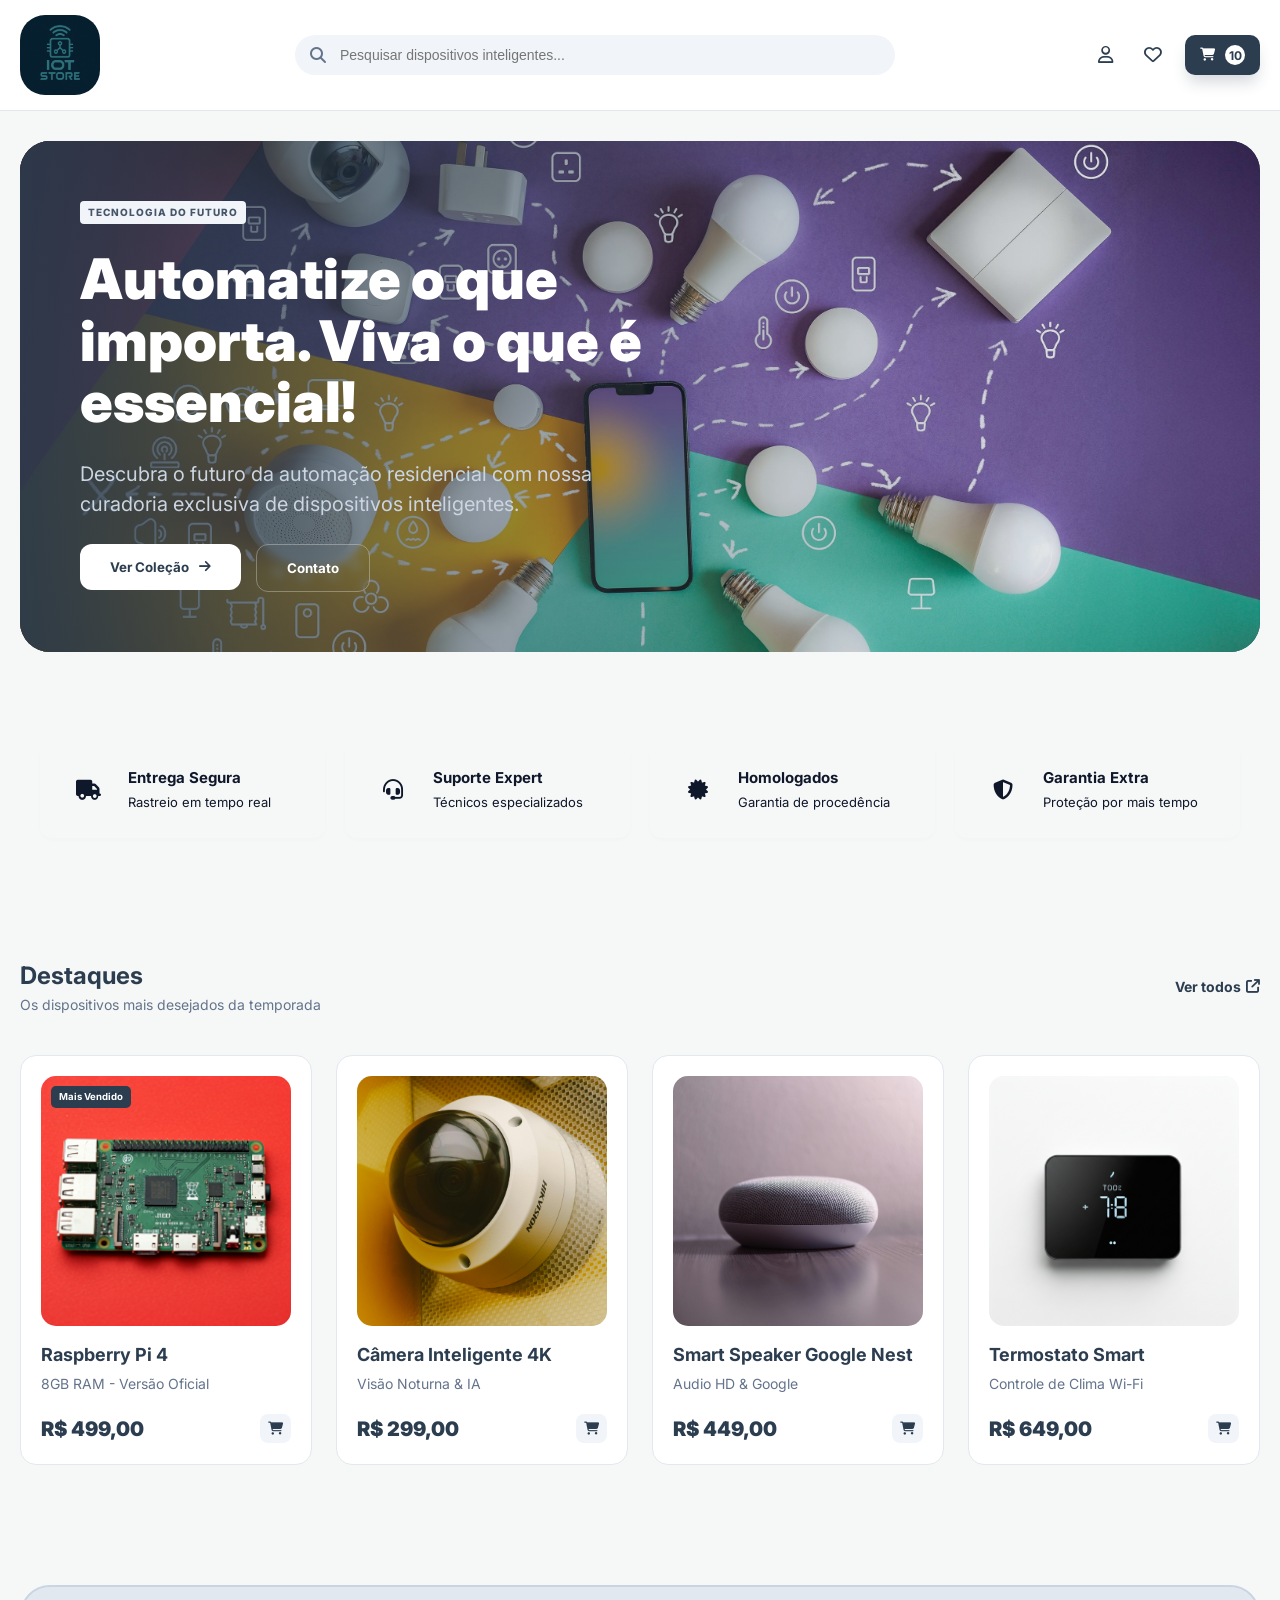
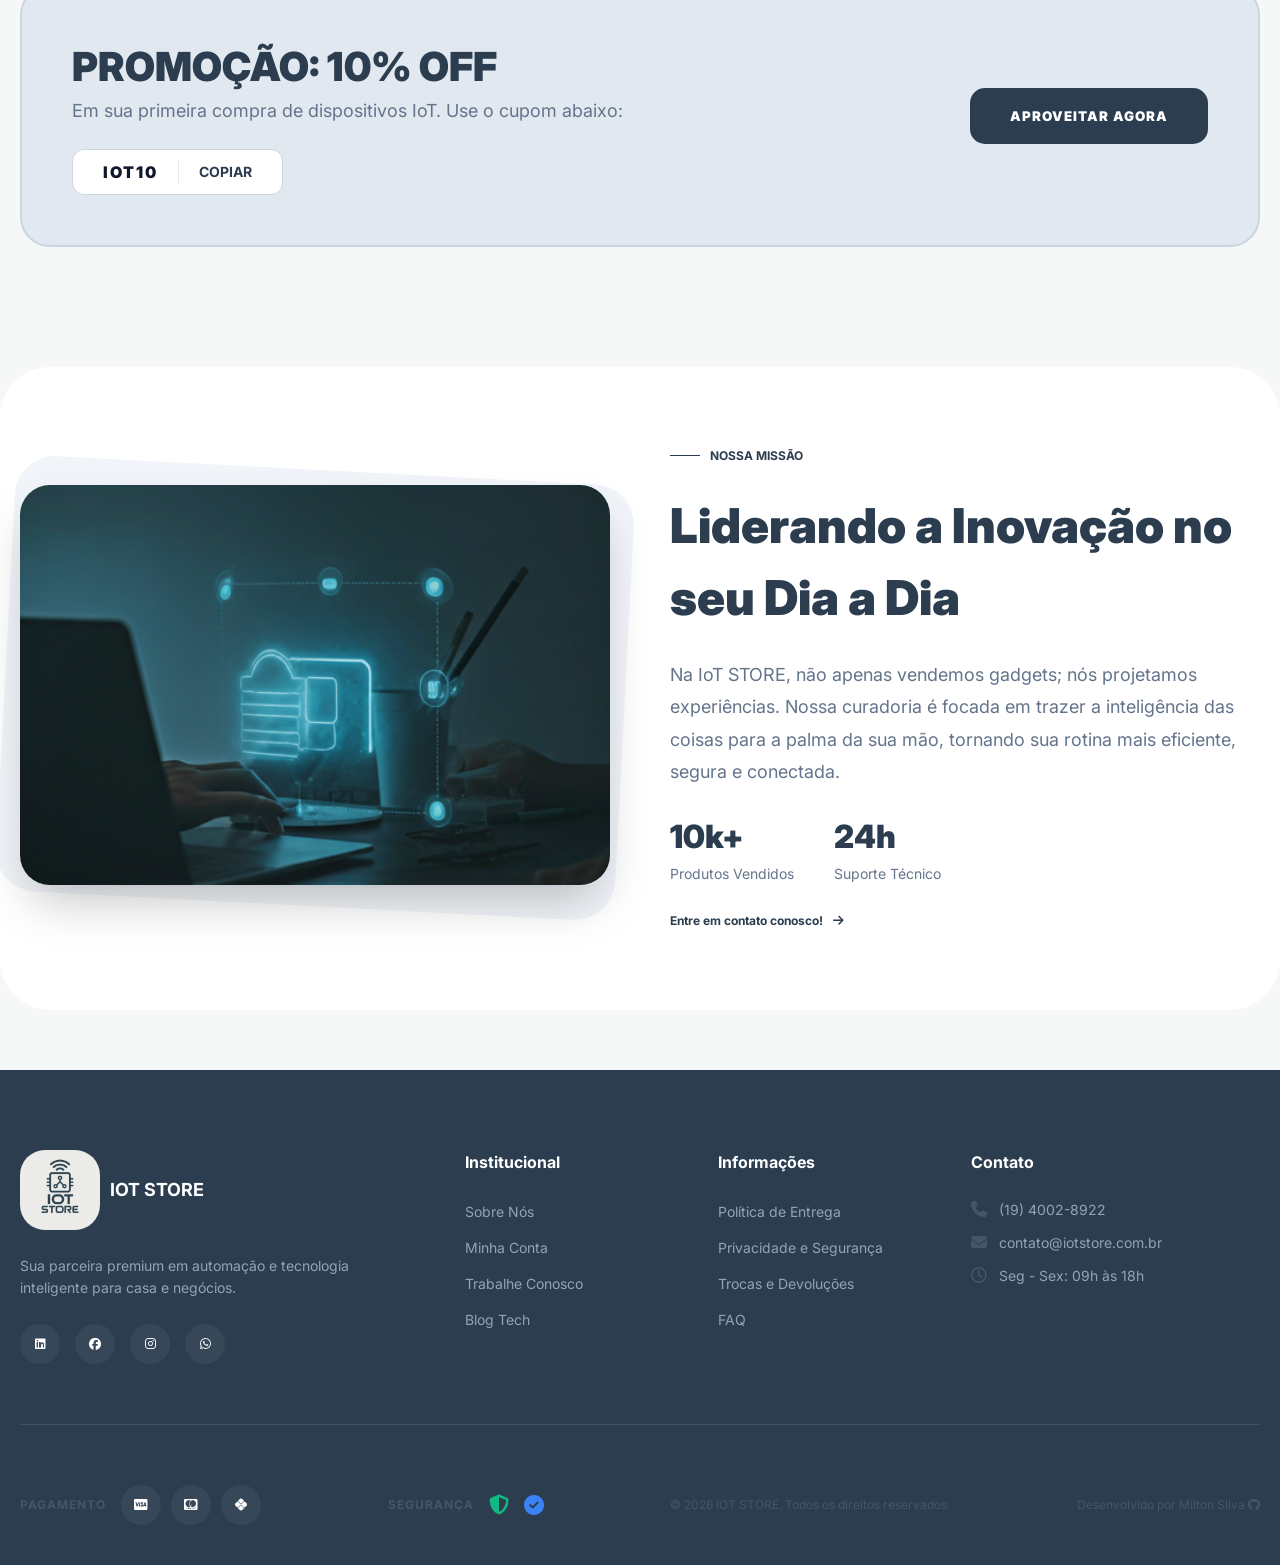
<file: index.html>
<!doctype html>
<html lang="pt-BR">
  <head>
    <meta charset="UTF-8" />
    <meta name="viewport" content="width=device-width, initial-scale=1.0" />
    <title>IOT STORE - Tecnologia de Ponta</title>

    <meta name="author" content="Milton Silva">

    <!-- FontAwesome (ícones) -->
    <link rel="stylesheet" href="https://cdnjs.cloudflare.com/ajax/libs/font-awesome/6.5.0/css/all.min.css" crossorigin="anonymous" referrerpolicy="no-referrer" />

    <!-- Arquivo de Estilos CSS -->
    <link rel="stylesheet" href="./src/style.css" />
  </head>
  <body>
    <!-- Container principal que envolve todo o site -->
    <div class="site-container">

      <!-- Cabeçalho do site -->
      <header>
        <div class="caixa-conteudo cabecalho-conteudo">
          <!-- Logotipo com imagem -->
          <a href="index.html" class="logotipo">
            <img src="./logo/logotipo_dark.png" alt="IOT STORE Logo" class="logotipo-img">
          </a>

          <!-- Barra de pesquisa de produtos -->
          <div class="barra-pesquisa">
            <i class="fa-solid fa-magnifying-glass icone-pesquisa"></i>
            <input type="text" placeholder="Pesquisar dispositivos inteligentes..." />
          </div>

          <!-- Ações do usuário (perfil, favoritos, carrinho) -->
          <div class="cabecalho-acoes">
            <button class="botao-icone">
              <i class="fa-regular fa-user"></i>
            </button>
            <button class="botao-icone">
              <i class="fa-regular fa-heart"></i>
            </button>
            <button class="botao-carrinho">
              <i class="fa-solid fa-cart-shopping"></i>
              <span class="contador-carrinho">10</span>
            </button>
          </div>
        </div>
      </header>

      <main>
        <!-- Seção de Destaque Principal -->
        <section class="destaque-principal">
          <div class="caixa-conteudo">
            <div class="cartao-destaque">
              <!-- Imagem de fundo do destaque -->
              <div class="fundo-destaque" style="background-image: url(./Produtos/Banner.jpg)"></div>
              <!-- Camada de gradiente para melhorar a leitura do texto -->
              <div class="camada-destaque"></div>

              <div class="conteudo-destaque">
                <span class="etiqueta-destaque">Tecnologia do Futuro</span>
                <h2 class="titulo-destaque">Automatize o que importa. Viva o que é essencial!</h2>
                <p class="descricao-destaque">Descubra o futuro da automação residencial com nossa curadoria exclusiva de dispositivos inteligentes.</p>
                <div class="botoes-destaque">
                  <a href="produtos.html">
                     <button class="botao-primario">
                    Ver Coleção <i class="fa-solid fa-arrow-right"></i>                    
                  </button>
                  </a>                 
                  <a href="contato.html">
                    <button class="botao-contorno">Contato</button>
                  </a>                  
                </div>
              </div>
            </div>
          </div>
        </section>

        <section class="secao-beneficios">
          <div class="container">
            <div class="grade-beneficios">
              
              <div class="cartao-beneficio">
                <div class="caixa-icone">
                  <i class="fa-solid fa-truck"></i>
                </div>
                <div class="texto-beneficio">
                  <h4>Entrega Segura</h4>
                  <p>Rastreio em tempo real</p>
                </div>
              </div>

              <div class="cartao-beneficio">
                <div class="caixa-icone">
                  <i class="fa-solid fa-headset"></i>
                </div>
                <div class="texto-beneficio">
                  <h4>Suporte Expert</h4>
                  <p>Técnicos especializados</p>
                </div>
              </div>

              <div class="cartao-beneficio">
                <div class="caixa-icone">
                  <i class="fa-solid fa-certificate"></i>
                </div>
                <div class="texto-beneficio">
                  <h4>Homologados</h4>
                  <p>Garantia de procedência</p>
                </div>
              </div>

              <div class="cartao-beneficio">
                <div class="caixa-icone">
                  <i class="fa-solid fa-shield-halved"></i>
                </div>
                <div class="texto-beneficio">
                  <h4>Garantia Extra</h4>
                  <p>Proteção por mais tempo</p>
                </div>
              </div>

            </div>
          </div>
        </section>

        <!-- Seção de Produtos em Destaque -->
        <section class="produtos-destaque">
          <div class="caixa-conteudo">
            <div class="cabecalho-secao">
              <div class="titulo-secao">
                <h3>Destaques</h3>
                <p>Os dispositivos mais desejados da temporada</p>
              </div>
              <a href="produtos.html" class="ver-todos">
                Ver todos <i class="fa-solid fa-arrow-up-right-from-square"></i>
              </a>
            </div>

            <!-- Grade de exibição dos produtos -->
            <div class="grade-produtos">
              <!-- Produto 1 -->
              <div class="cartao-produto">
                <div class="imagem-produto">
                  <a href="raspberry.html"><img src="./Produtos/raspberry1.png" alt="Raspberry Pi 4"/></a>
                  <span class="selo">Mais Vendido</span>
                </div>
                <h4 class="nome-produto">Raspberry Pi 4</h4>
                <p class="descricao-produto">8GB RAM - Versão Oficial</p>
                <div class="rodape-produto">
                  <span class="preco-produto">R$ 499,00</span>
                  <button class="botao-adicionar-carrinho">
                    <i class="fa-solid fa-cart-shopping"></i>
                  </button>
                </div>
              </div>

              <!-- Produto 2 -->
              <div class="cartao-produto">
                <div class="imagem-produto">
                  <a href="camera.html"><img src="./Produtos/camera_segurança.jpg" alt="Câmera Inteligente 4K"/></a>
                  
                </div>
                <h4 class="nome-produto">Câmera Inteligente 4K</h4>
                <p class="descricao-produto">Visão Noturna & IA</p>
                <div class="rodape-produto">
                  <span class="preco-produto">R$ 299,00</span>
                  <button class="botao-adicionar-carrinho">
                    <i class="fa-solid fa-cart-shopping"></i>
                  </button>
                </div>
              </div>

              <!-- Produto 3 -->
              <div class="cartao-produto">
               <div class="imagem-produto">
                <a href="google.html"><img src="./Produtos/smart-speaker.jpg" alt="Smart Speaker"/></a>
              </div>
                <h4 class="nome-produto">Smart Speaker Google Nest</h4>
                <p class="descricao-produto">Audio HD & Google</p>
                <div class="rodape-produto">
                  <span class="preco-produto">R$ 449,00</span>
                  <button class="botao-adicionar-carrinho">
                    <i class="fa-solid fa-cart-shopping"></i>
                  </button>
                </div>
              </div>

              <!-- Produto 4 -->
              <div class="cartao-produto">
                <div class="imagem-produto">
                  <a href="termostato.html"><img src="./Produtos/termostato.png" alt="Termostato Smart"/></a>            
                </div>
                <h4 class="nome-produto">Termostato Smart</h4>
                <p class="descricao-produto">Controle de Clima Wi-Fi</p>
                <div class="rodape-produto">
                  <span class="preco-produto">R$ 649,00</span>
                  <button class="botao-adicionar-carrinho">
                    <i class="fa-solid fa-cart-shopping"></i>
                  </button>
                </div>
              </div>
            </div>
          </div>
        </section>

        <!-- Banner Promocional com Cupom -->
        <section class="promocao">
          <div class="caixa-conteudo">
            <div class="banner-promocional">
              <div class="texto-promocional">
                <h2>PROMOÇÃO: 10% OFF</h2>
                <p>Em sua primeira compra de dispositivos IoT. Use o cupom abaixo:</p>
                <div class="caixa-cupom">
                  <span class="codigo-cupom">IOT10</span>
                  <button class="botao-cupom">COPIAR</button>
                </div>
              </div>
              <div class="acao-promocional">
                <button class="botao-grande">Aproveitar Agora</button>
              </div>
            </div>
          </div>
        </section>

        <!-- Seção Institucional: Nossa Missão -->
        <section class="nossa-missao">
          <div class="caixa-conteudo conteudo-missao">
            <div class="moldura-imagem-missao">
              <div class="fundo-imagem-missao"></div>
              <img src="./Produtos/missão.png" alt="Nossa Missão" class="imagem-missao" />
            </div>
            <div class="texto-missao">
              <div class="etiqueta-missao"><span></span> Nossa Missão</div>
              <h2>Liderando a Inovação no seu Dia a Dia</h2>
              <p>Na IoT STORE, não apenas vendemos gadgets; nós projetamos experiências. Nossa curadoria é focada em trazer a inteligência das coisas para a palma da sua mão, tornando sua rotina mais eficiente, segura e conectada.</p>
              <div class="estatisticas-missao">
                <div class="item-estatistica">
                  <span>10k+</span>
                  <p>Produtos Vendidos</p>
                </div>
                <div class="item-estatistica">
                  <span>24h</span>
                  <p>Suporte Técnico</p>
                </div>
              </div>
              <a href="contato.html" class="saiba-mais" >Entre em contato conosco! <i class="fa-solid fa-arrow-right"></i></a>
                          
            </div>
          </div>
        </section>
      </main>

      <!-- Rodapé do site -->
      <footer>
        <div class="caixa-conteudo">
          <div class="grade-rodape">
            <!-- Informações da marca e redes sociais -->
            <div class="informacao-rodape">
              <a href="/" class="logotipo-rodape">
                <div class="logotipo-rodape-icone">
                 <img src="./logo/logotipo_light.png" alt="IOT STORE Logo" class="logotipo-img"> 
                </div>
                <h2 class="logotipo-texto">IOT STORE</h2>
              </a>
              <p class="descricao-rodape">Sua parceira premium em automação e tecnologia inteligente para casa e negócios.</p>
              <div class="links-sociais">
                <a href="https://www.linkedin.com/in/milton-nascimento-alves-da-silva/" target="_blank" class="botao-social"><i class="fa-brands fa-linkedin"></i></a>
                <a href="https://www.facebook.com/profile.php?id=100013903541113" target="_blank" class="botao-social"><i class="fa-brands fa-facebook"></i></a>
                <a href="https://www.instagram.com/mnsilvanavegantes/" target="_blank" class="botao-social"><i class="fa-brands fa-instagram"></i></a>
                <a href="https://web.whatsapp.com/" target="_blank" class="botao-social"><i class="fa-brands fa-whatsapp"></i></a>
              </div>
            </div>

            <!-- Colunas de links institucionais -->
            <div class="coluna-rodape">
              <h4>Institucional</h4>
              <ul>
                <li><a href="#">Sobre Nós</a></li>
                <li><a href="#">Minha Conta</a></li>
                <li><a href="#">Trabalhe Conosco</a></li>
                <li><a href="#">Blog Tech</a></li>
              </ul>
            </div>

            <div class="coluna-rodape">
              <h4>Informações</h4>
              <ul>
                <li><a href="#">Política de Entrega</a></li>
                <li><a href="#">Privacidade e Segurança</a></li>
                <li><a href="#">Trocas e Devoluções</a></li>
                <li><a href="#">FAQ</a></li>
              </ul>
            </div>

            <!-- Informações de contato -->
            <div class="coluna-rodape">
              <h4>Contato</h4>
              <ul class="lista-contato">
                <li><i class="fa-solid fa-phone"></i> (19) 4002-8922</li>
                <li><i class="fa-solid fa-envelope"></i> contato@iotstore.com.br</li>
                <li><i class="fa-regular fa-clock"></i> Seg - Sex: 09h às 18h</li>
              </ul>
            </div>
          </div>

          <!-- Parte inferior do rodapé com selos e direitos autorais -->
          <div class="rodape-inferior">
            <div class="item-rodape-inferior">
              <span>Pagamento</span>
              <div class="icones-pagamento">
                <a href="https://www.visa.com.br" target="_blank" class="botao-social"><i class="fa-brands fa-cc-visa"></i></a>
                <a href="https://www.mastercard.com" target="_blank" class="botao-social"><i class="fa-brands fa-cc-mastercard"></i></a>
                <a href="https://www.bcb.gov.br/estabilidadefinanceira/pix" target="_blank" class="botao-social"><i class="fa-brands fa-pix"></i></a>
                
              </div>
            </div>
            <div class="item-rodape-inferior">
              <span>Segurança</span>
              <div class="icones-seguranca">
                <i class="fa-solid fa-shield-halved" style="color: #10b981;"></i>
                <i class="fa-solid fa-circle-check" style="color: #3b82f6;"></i>
              </div>
            </div>
            <p class="direitos-autorais">&copy; 2026 IOT STORE. Todos os direitos reservados.</p>
            <p class="direitos-autorais">Desenvolvido por <a href="https://github.com/miltonnotforyou" target="_blank">Milton Silva
            <i class="fa-brands fa-github"></i></a></p>
          </div>
        </div>
      </footer>
    </div>

  </body>
</html>
</file>
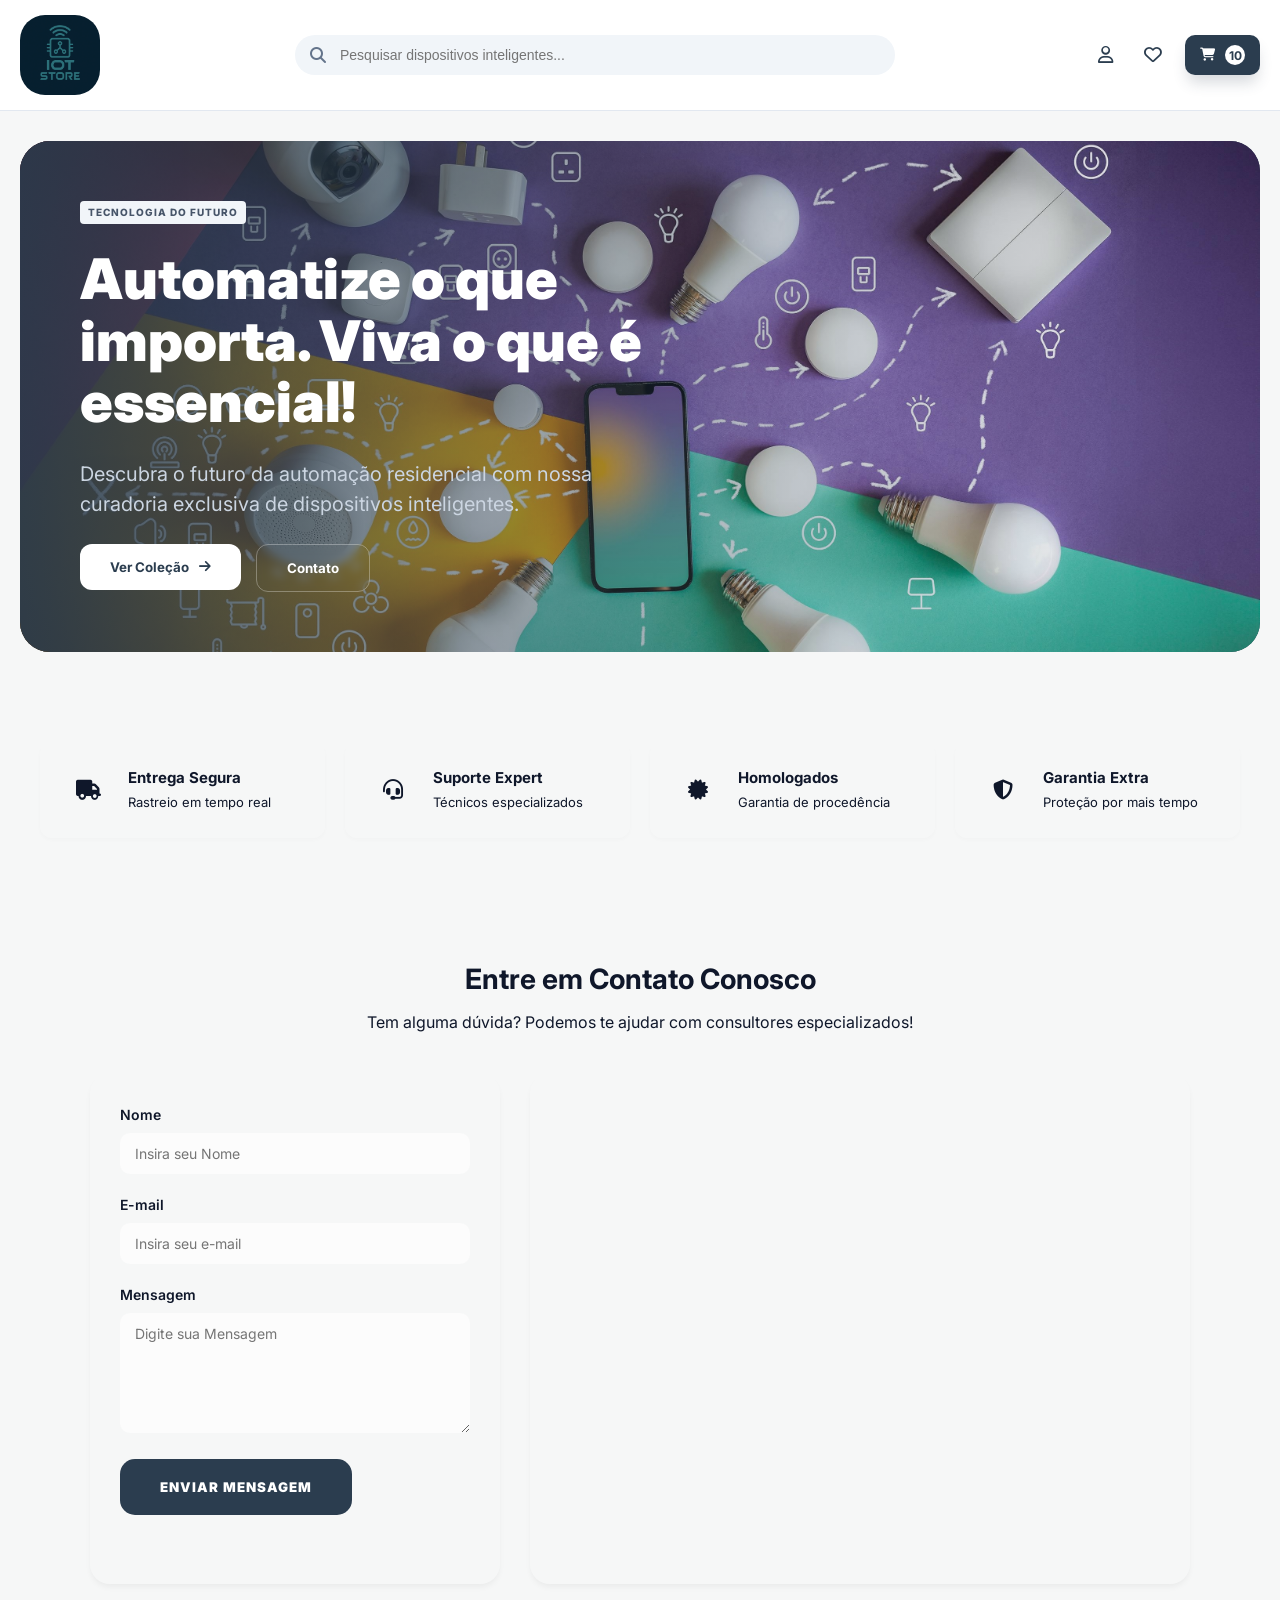
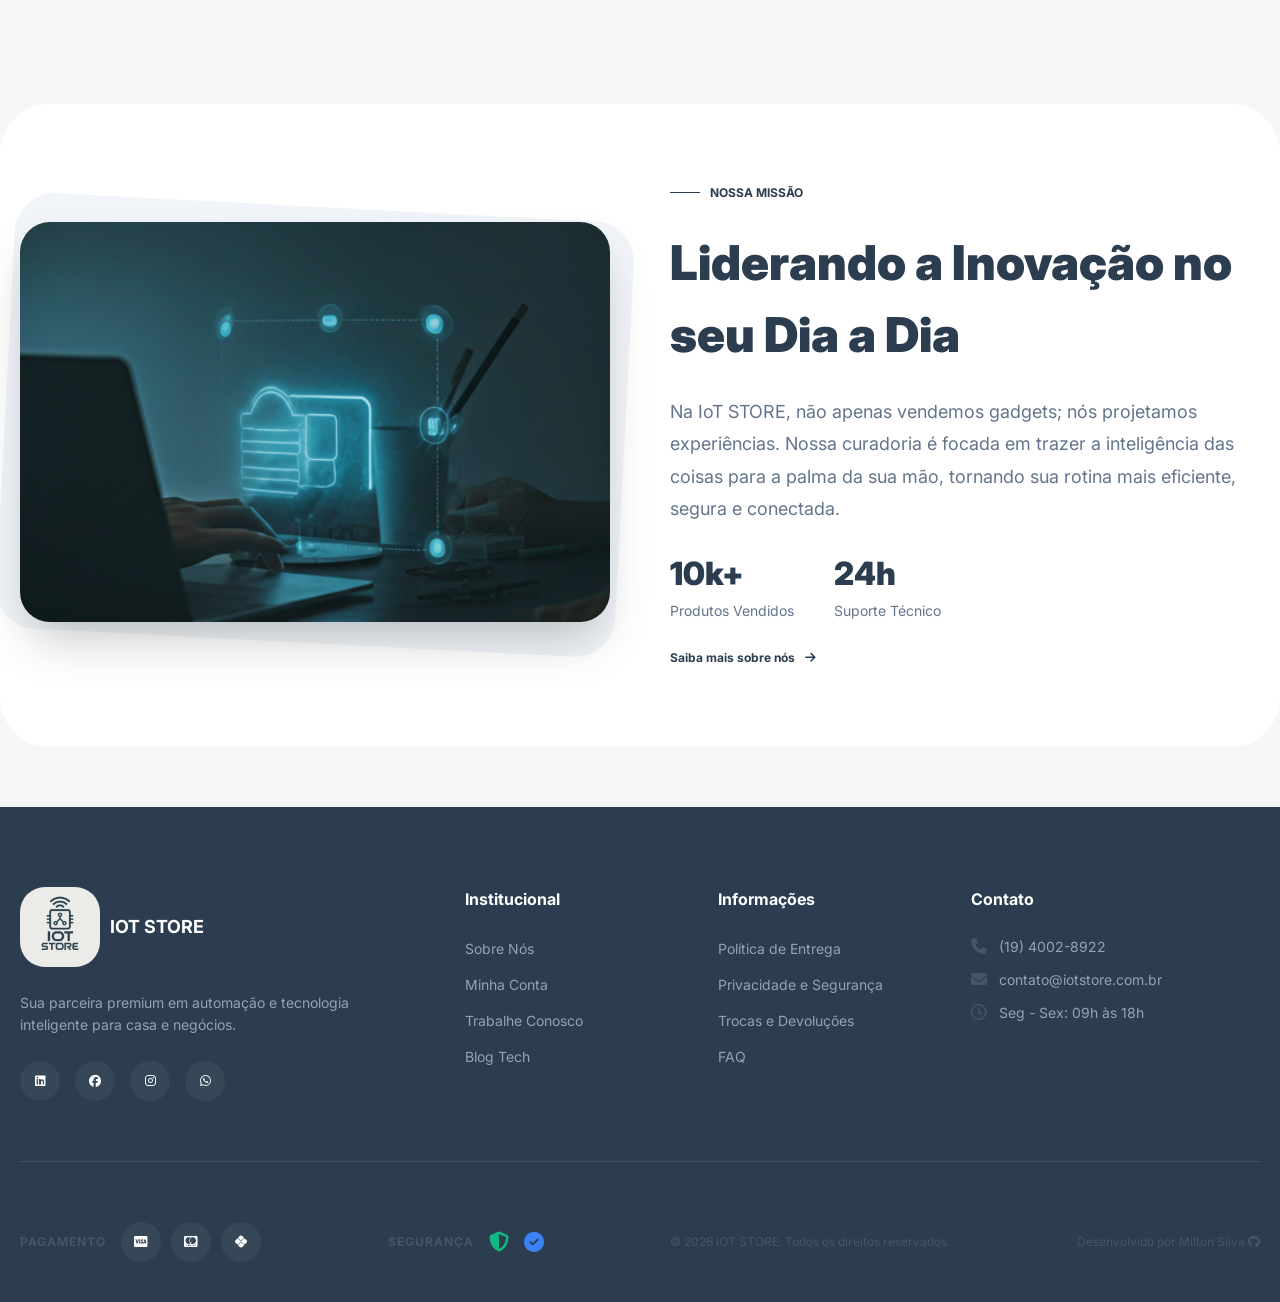
<file: contato.html>
<!doctype html>
<html lang="pt-BR">
  <head>
    <meta charset="UTF-8" />
    <meta name="viewport" content="width=device-width, initial-scale=1.0" />
    <title>IOT STORE - Tecnologia de Ponta</title>

    <meta name="author" content="Milton Silva">

    <!-- FontAwesome (ícones) -->
    <link rel="stylesheet" href="https://cdnjs.cloudflare.com/ajax/libs/font-awesome/6.5.0/css/all.min.css" crossorigin="anonymous" referrerpolicy="no-referrer" />

    <!-- Arquivo de Estilos CSS -->
    <link rel="stylesheet" href="./src/style.css" />
  </head>
  <body>
    <!-- Container principal que envolve todo o site -->
    <div class="site-container">

      <!-- Cabeçalho do site -->
      <header>
        <div class="caixa-conteudo cabecalho-conteudo">
          <!-- Logotipo com imagem -->
          <a href="index.html" class="logotipo">
            <img src="./logo/logotipo_dark.png" alt="IOT STORE Logo" class="logotipo-img">
          </a>

          <!-- Barra de pesquisa de produtos -->
          <div class="barra-pesquisa">
            <i class="fa-solid fa-magnifying-glass icone-pesquisa"></i>
            <input type="text" placeholder="Pesquisar dispositivos inteligentes..." />
          </div>

          <!-- Ações do usuário (perfil, favoritos, carrinho) -->
          <div class="cabecalho-acoes">
            <button class="botao-icone">
              <i class="fa-regular fa-user"></i>
            </button>
            <button class="botao-icone">
              <i class="fa-regular fa-heart"></i>
            </button>
            <button class="botao-carrinho">
              <i class="fa-solid fa-cart-shopping"></i>
              <span class="contador-carrinho">10</span>
            </button>
          </div>
        </div>
      </header>

      <main>
        <!-- Seção de Destaque Principal -->
        <section class="destaque-principal">
          <div class="caixa-conteudo">
            <div class="cartao-destaque">
              <!-- Imagem de fundo do destaque -->
              <div class="fundo-destaque" style="background-image: url(./Produtos/Banner.jpg)"></div>
              <!-- Camada de gradiente para melhorar a leitura do texto -->
              <div class="camada-destaque"></div>

              <div class="conteudo-destaque">
                <span class="etiqueta-destaque">Tecnologia do Futuro</span>
                <h2 class="titulo-destaque">Automatize o que importa. Viva o que é essencial!</h2>
                <p class="descricao-destaque">Descubra o futuro da automação residencial com nossa curadoria exclusiva de dispositivos inteligentes.</p>
                <div class="botoes-destaque">
                  <a href="produtos.html">
                     <button class="botao-primario">
                    Ver Coleção <i class="fa-solid fa-arrow-right"></i>                    
                  </button>
                  </a>                 
                  <a href="contato.html">
                    <button class="botao-contorno">Contato</button>
                  </a>                  
                </div>
              </div>
            </div>
          </div>
        </section>

        <section class="secao-beneficios">
          <div class="container">
            <div class="grade-beneficios">
              
              <div class="cartao-beneficio">
                <div class="caixa-icone">
                  <i class="fa-solid fa-truck"></i>
                </div>
                <div class="texto-beneficio">
                  <h4>Entrega Segura</h4>
                  <p>Rastreio em tempo real</p>
                </div>
              </div>

              <div class="cartao-beneficio">
                <div class="caixa-icone">
                  <i class="fa-solid fa-headset"></i>
                </div>
                <div class="texto-beneficio">
                  <h4>Suporte Expert</h4>
                  <p>Técnicos especializados</p>
                </div>
              </div>

              <div class="cartao-beneficio">
                <div class="caixa-icone">
                  <i class="fa-solid fa-certificate"></i>
                </div>
                <div class="texto-beneficio">
                  <h4>Homologados</h4>
                  <p>Garantia de procedência</p>
                </div>
              </div>

              <div class="cartao-beneficio">
                <div class="caixa-icone">
                  <i class="fa-solid fa-shield-halved"></i>
                </div>
                <div class="texto-beneficio">
                  <h4>Garantia Extra</h4>
                  <p>Proteção por mais tempo</p>
                </div>
              </div>

            </div>
          </div>
        </section>

            <!-- Incio contato -->
            <section id="conteudo-contato">
              <div class="container-contato">
                <div class="cabecalho">
                  <h2>Entre em Contato Conosco</h2>
                  <p>Tem alguma dúvida? Podemos te ajudar com consultores especializados!</p>
                </div>

                <div class="grade-contato">
                  <div class="cartao-contato">
                    <form action="">
                      <div class="campo">
                        <label for="nome">Nome</label>
                        <input type="text" name="nome" id="nome" placeholder="Insira seu Nome" class="txtform" required>
                      </div>

                      <div class="campo">
                        <label for="email">E-mail</label>
                        <input type="email" name="email" id="email" placeholder="Insira seu e-mail" class="txtform" required>
                      </div>

                      <div class="campo">
                        <label for="menssagem">Mensagem</label>
                        <textarea name="menssagem" id="menssagem" placeholder="Digite sua Mensagem" class="txtMensagem"></textarea>
                      </div>

                      <button type="submit" class="botao-grande">Enviar Mensagem</button>
                    </form>
                  </div>

                  <div class="cartao-contato">
                    <iframe src="https://www.google.com/maps/embed?pb=!1m18!1m12!1m3!1d3679.99224877252!2d-47.648162124694906!3d-22.72852947938091!2m3!1f0!2f0!3f0!3m2!1i1024!2i768!4f13.1!3m3!1m2!1s0x94c631a09ac7b2e1%3A0x197834b105f878e3!2sSenac%20Piracicaba!5e0!3m2!1spt-BR!2sbr!4v1774611581726!5m2!1spt-BR!2sbr" width="600" height="450" style="border:0;" allowfullscreen="" loading="lazy" referrerpolicy="no-referrer-when-downgrade"></iframe>
                  </div>
                </div>
              </div>
            </section>
            <!-- Final Contato -->

   

        <!-- Seção Institucional: Nossa Missão -->
        <section class="nossa-missao">
          <div class="caixa-conteudo conteudo-missao">
            <div class="moldura-imagem-missao">
              <div class="fundo-imagem-missao"></div>
              <img src="./Produtos/missão.png" alt="Nossa Missão" class="imagem-missao" />
            </div>
            <div class="texto-missao">
              <div class="etiqueta-missao"><span></span> Nossa Missão</div>
              <h2>Liderando a Inovação no seu Dia a Dia</h2>
              <p>Na IoT STORE, não apenas vendemos gadgets; nós projetamos experiências. Nossa curadoria é focada em trazer a inteligência das coisas para a palma da sua mão, tornando sua rotina mais eficiente, segura e conectada.</p>
              <div class="estatisticas-missao">
                <div class="item-estatistica">
                  <span>10k+</span>
                  <p>Produtos Vendidos</p>
                </div>
                <div class="item-estatistica">
                  <span>24h</span>
                  <p>Suporte Técnico</p>
                </div>
              </div>
              <a href="#" class="saiba-mais">
                Saiba mais sobre nós <i class="fa-solid fa-arrow-right"></i>
              </a>
            </div>
          </div>
        </section>
      </main>

      <!-- Rodapé do site -->
      <footer>
        <div class="caixa-conteudo">
          <div class="grade-rodape">
            <!-- Informações da marca e redes sociais -->
            <div class="informacao-rodape">
              <a href="index.html" class="logotipo-rodape">
                <div class="logotipo-rodape-icone">
                 <img src="./logo/logotipo_light.png" alt="IOT STORE Logo" class="logotipo-img"> 
                </div>
                <h2 class="logotipo-texto">IOT STORE</h2>
              </a>
              <p class="descricao-rodape">Sua parceira premium em automação e tecnologia inteligente para casa e negócios.</p>
              <div class="links-sociais">
                <a href="https://www.linkedin.com/in/milton-nascimento-alves-da-silva/" target="_blank" class="botao-social"><i class="fa-brands fa-linkedin"></i></a>
                <a href="https://www.facebook.com/profile.php?id=100013903541113" target="_blank" class="botao-social"><i class="fa-brands fa-facebook"></i></a>
                <a href="https://www.instagram.com/mnsilvanavegantes/" target="_blank" class="botao-social"><i class="fa-brands fa-instagram"></i></a>
                <a href="https://web.whatsapp.com/" target="_blank" class="botao-social"><i class="fa-brands fa-whatsapp"></i></a>
              </div>
            </div>

            <!-- Colunas de links institucionais -->
            <div class="coluna-rodape">
              <h4>Institucional</h4>
              <ul>
                <li><a href="#">Sobre Nós</a></li>
                <li><a href="#">Minha Conta</a></li>
                <li><a href="#">Trabalhe Conosco</a></li>
                <li><a href="#">Blog Tech</a></li>
              </ul>
            </div>

            <div class="coluna-rodape">
              <h4>Informações</h4>
              <ul>
                <li><a href="#">Política de Entrega</a></li>
                <li><a href="#">Privacidade e Segurança</a></li>
                <li><a href="#">Trocas e Devoluções</a></li>
                <li><a href="#">FAQ</a></li>
              </ul>
            </div>

            <!-- Informações de contato -->
            <div class="coluna-rodape">
              <h4>Contato</h4>
              <ul class="lista-contato">
                <li><i class="fa-solid fa-phone"></i> (19) 4002-8922</li>
                <li><i class="fa-solid fa-envelope"></i> contato@iotstore.com.br</li>
                <li><i class="fa-regular fa-clock"></i> Seg - Sex: 09h às 18h</li>
              </ul>
            </div>
          </div>

          <!-- Parte inferior do rodapé com selos e direitos autorais -->
          <div class="rodape-inferior">
            <div class="item-rodape-inferior">
              <span>Pagamento</span>
              <div class="icones-pagamento">
                <a href="https://www.visa.com.br" target="_blank" class="botao-social"><i class="fa-brands fa-cc-visa"></i></a>
                <a href="https://www.mastercard.com" target="_blank" class="botao-social"><i class="fa-brands fa-cc-mastercard"></i></a>
                <a href="https://www.bcb.gov.br/estabilidadefinanceira/pix" target="_blank" class="botao-social"><i class="fa-brands fa-pix"></i></a>
                
              </div>
            </div>
            <div class="item-rodape-inferior">
              <span>Segurança</span>
              <div class="icones-seguranca">
                <i class="fa-solid fa-shield-halved" style="color: #10b981;"></i>
                <i class="fa-solid fa-circle-check" style="color: #3b82f6;"></i>
              </div>
            </div>
            <p class="direitos-autorais">&copy; 2026 IOT STORE. Todos os direitos reservados.</p>
            <p class="direitos-autorais">Desenvolvido por <a href="https://github.com/miltonnotforyou" target="_blank">Milton Silva
            <i class="fa-brands fa-github"></i></a></p>
          </div>
        </div>
      </footer>
    </div>

  </body>
</html>
</file>
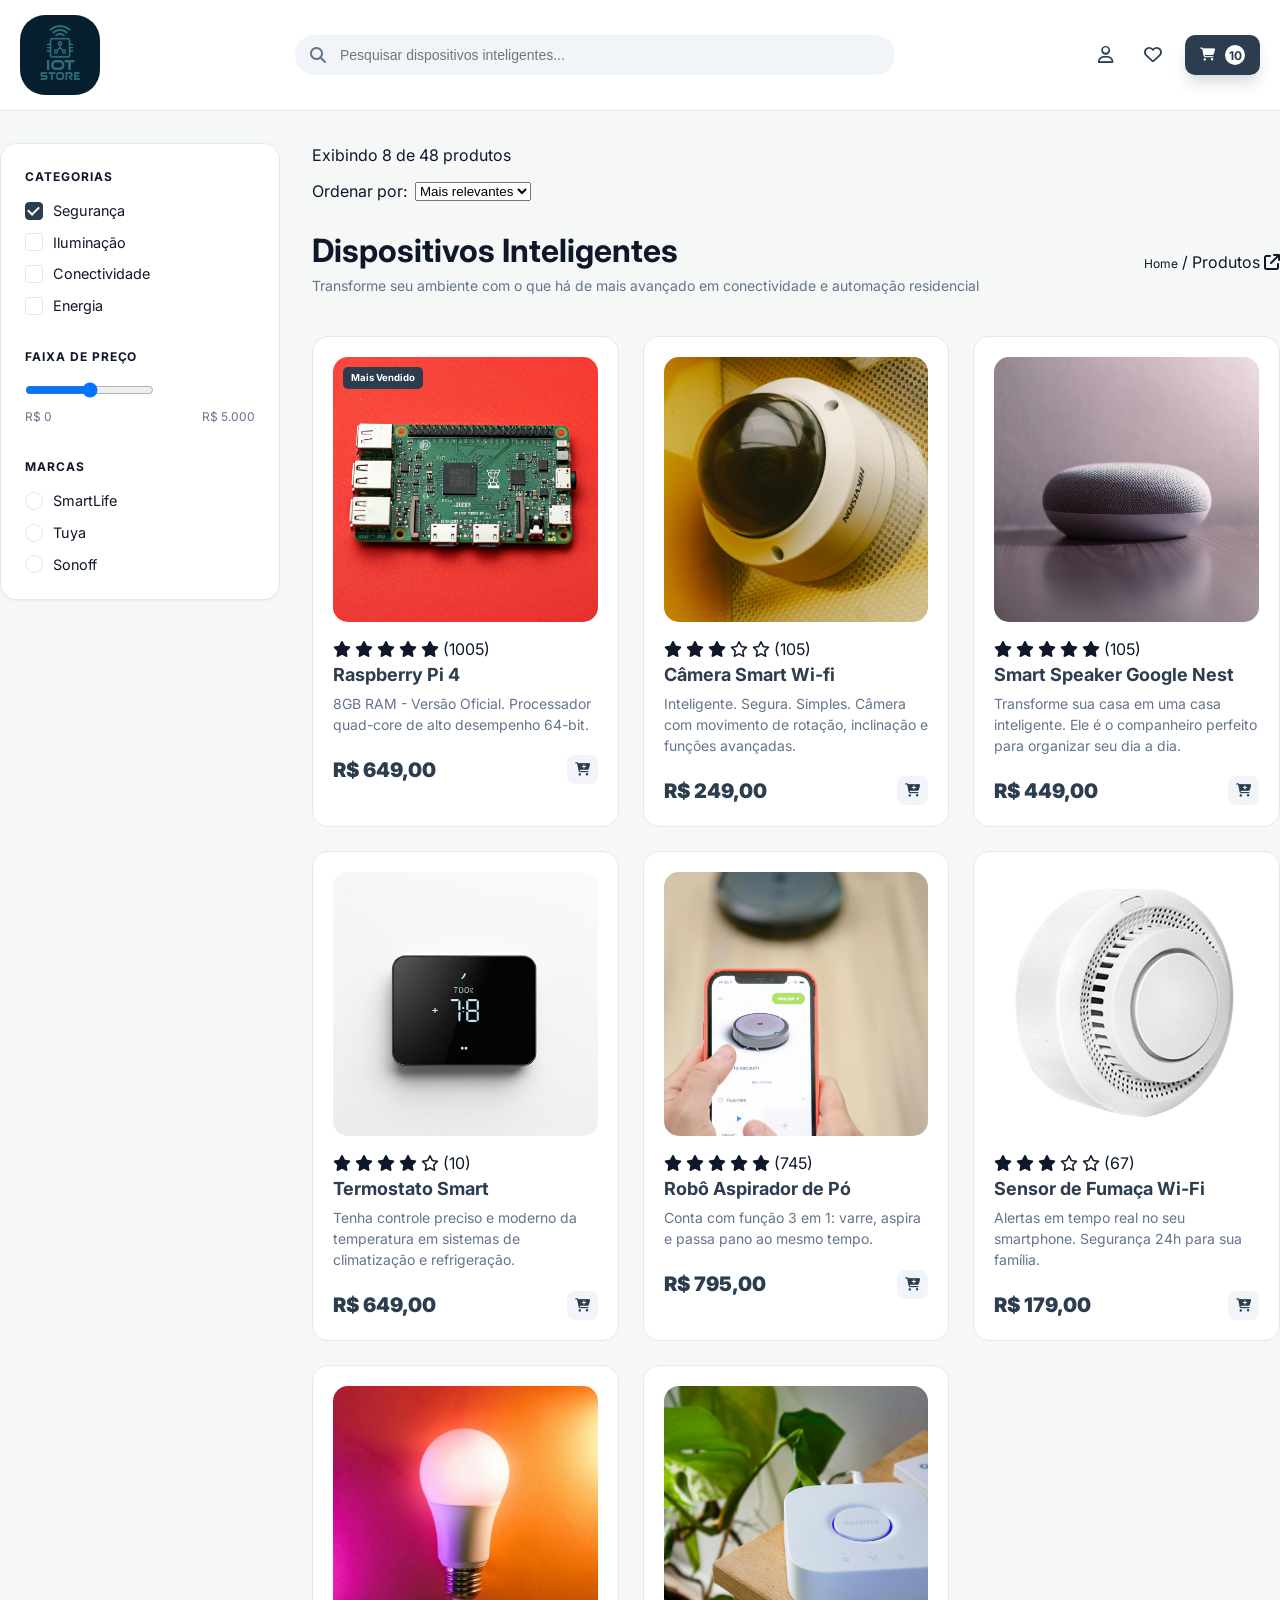
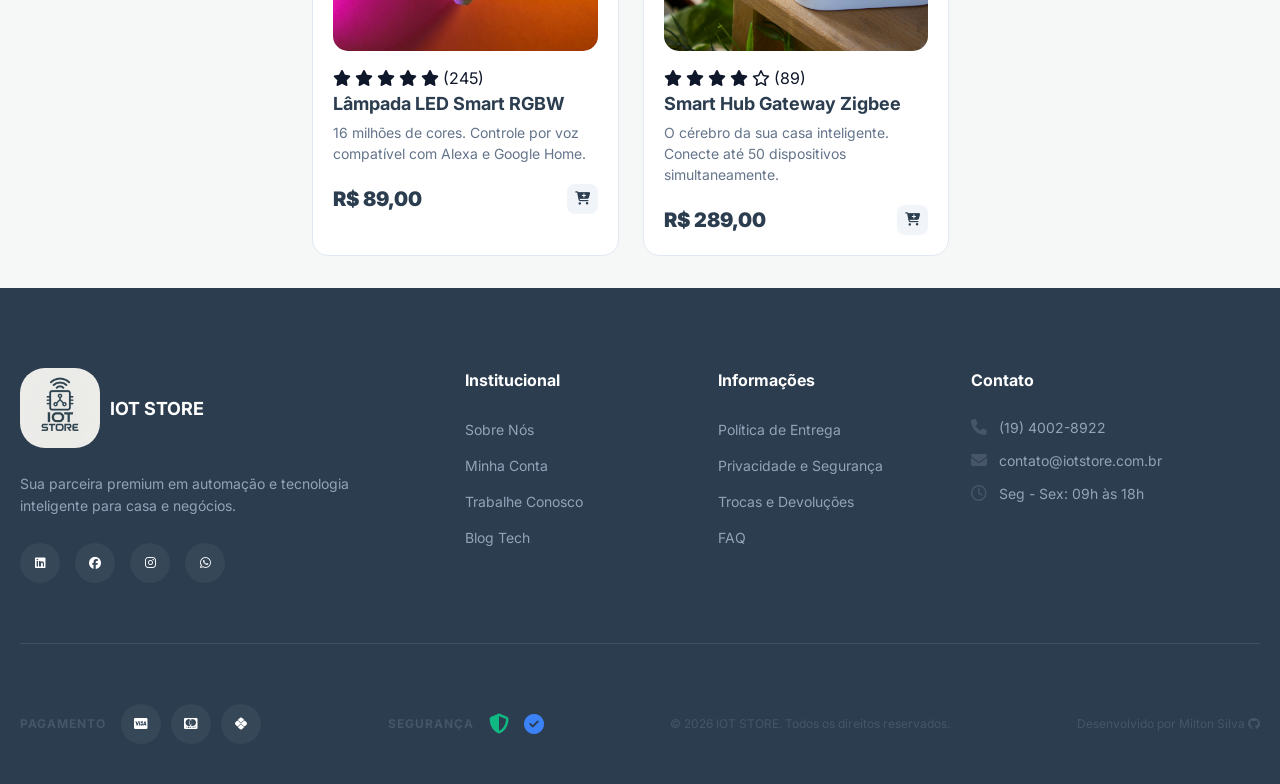
<file: produtos.html>
<!doctype html>
<html lang="pt-BR">
  <head>
    <meta charset="UTF-8" />
    <meta name="viewport" content="width=device-width, initial-scale=1.0" />
    <title>IOT STORE - Tecnologia de Ponta</title>

    <meta name="author" content="Milton Silva">

    <!-- FontAwesome (ícones) -->
    <link rel="stylesheet" href="https://cdnjs.cloudflare.com/ajax/libs/font-awesome/6.5.0/css/all.min.css" crossorigin="anonymous" referrerpolicy="no-referrer" />

    <!-- Arquivo de Estilos CSS -->
    <link rel="stylesheet" href="./src/style.css" />
</head>
<body>
    
    <div class="site-container">
         <!-- Cabeçalho-->
      <header>
        <div class="caixa-conteudo cabecalho-conteudo">
          <!-- Logotipo com imagem -->
          <a href="/" class="logotipo">
            <img src="./logo/logotipo_dark.png" alt="IOT STORE Logo" class="logotipo-img">
          </a>

          <!-- Barra de pesquisa de produtos -->
          <div class="barra-pesquisa">
            <i class="fa-solid fa-magnifying-glass icone-pesquisa"></i>
            <input type="text" placeholder="Pesquisar dispositivos inteligentes..." />
          </div>

          <!-- Ações do usuário (perfil, favoritos, carrinho) -->
          <div class="cabecalho-acoes">
            <button class="botao-icone">
              <i class="fa-regular fa-user"></i>
            </button>
            <button class="botao-icone">
              <i class="fa-regular fa-heart"></i>
            </button>
            <button class="botao-carrinho">
              <i class="fa-solid fa-cart-shopping"></i>
              <span class="contador-carrinho">10</span>
            </button>
          </div>
        </div>
      </header>
        <!-- Fim do Cabeçalho -->
      
      <main>
        <!-- catalogo container -->
  <div class="catalogo-container caixa-conteudo">

    <!-- SIDEBAR -->
    <aside class="sidebar">
      <div class="sidebar-conteudo">

        <div class="filtro-section">
          <h3>Categorias</h3>
          <div class="filtro-grid">
            <label class="filtro-item">
              <input type="checkbox" checked>
              <span>Segurança</span>
            </label>
            <label class="filtro-item">
              <input type="checkbox">
              <span>Iluminação</span>
            </label>
            <label class="filtro-item">
              <input type="checkbox">
              <span>Conectividade</span>
            </label>
            <label class="filtro-item">
              <input type="checkbox">
              <span>Energia</span>
            </label>
          </div>
        </div>

        <div class="filtro-section"> 
          <h3>Faixa de Preço</h3>
          <input class="preco-slider" type="range" min="0" max="5000"> <!-- filtro de faixa de preço do sidebar -->          
          <div class="preco-labels">
            <span>R$ 0</span>
            <span>R$ 5.000</span>
          </div>
        </div>

        <div class="filtro-section">
          <h3>Marcas</h3>
          <div class="filtro-grid">
            <label class="filtro-item">
              <input type="radio" name="marca">
              <span>SmartLife</span>
            </label>
            <label class="filtro-item">
              <input type="radio" name="marca">
              <span>Tuya</span>
            </label>
            <label class="filtro-item">
              <input type="radio" name="marca">
              <span>Sonoff</span>
            </label>
          </div>
        </div>

      </div>
    </aside>
    <!-- Fim do SIDEBAR -->

    <!-- ÁREA DE PRODUTOS -->
    <div class="area-produtos">

      <!-- Barra de ferramentas -->
      <div class="barra-ferramentas">
        <p>Exibindo <span>8</span> de 48 produtos</p>
        <div class="organizar-container">
          <label class="organizar-label">Ordenar por:</label>
          <select class="organizar-select">
            <option>Mais relevantes</option>
            <option>Menor preço</option>
            <option>Maior preço</option>
            <option>Novidades</option>
          </select>
        </div>
      </div>

      <!-- Cabeçalho da seção -->
      <div class="cabecalho-secao">
        <div class="titulo-secao">
          <h1>Dispositivos Inteligentes</h1>
          <p>Transforme seu ambiente com o que há de mais avançado em conectividade e automação residencial</p>
        </div>
        <nav class="breadcrumbs">
          <a href="index.html">Home</a>
          <span class="separador">/</span>
          <span class="atual">Produtos</span>
          <i class="fa-solid fa-arrow-up-right-from-square"></i>
        </nav>
      </div>

      <!-- Grade de produtos -->
      <div class="grade-produtos">
        <!-- Produto 1 -->
        <div class="cartao-produto">
          <div class="imagem-produto">
            <a href="raspberry.html"><img src="./Produtos/raspberry1.png" alt="Raspberry Pi 4"/></a>
            <span class="selo">Mais Vendido</span>
          </div>
          <div class="classificação">
            <i class="fa-solid fa-star"></i>
            <i class="fa-solid fa-star"></i>
            <i class="fa-solid fa-star"></i>
            <i class="fa-solid fa-star"></i>
            <i class="fa-solid fa-star"></i>
            <span>(1005)</span>
          </div>
          <h4 class="nome-produto">Raspberry Pi 4</h4>
          <p class="descricao-produto">8GB RAM - Versão Oficial. Processador quad-core de alto desempenho 64-bit.</p>
          <div class="rodape-produto">
            <span class="preco-produto">R$ 649,00</span>
            <button class="botao-adicionar-carrinho">
              <i class="fa-solid fa-cart-plus"></i>
            </button>
          </div>
        </div>

        <!-- Produto 2 -->
        <div class="cartao-produto">
          <div class="imagem-produto">
            <a href="camera.html"><img src="./Produtos/camera_segurança.jpg" alt="Câmera inteligente"/></a>
            
          </div>
          <div class="classificação">
            <i class="fa-solid fa-star"></i>
            <i class="fa-solid fa-star"></i>
            <i class="fa-solid fa-star"></i>
            <i class="fa-regular fa-star"></i>
            <i class="fa-regular fa-star"></i>
            <span>(105)</span>
          </div>
          <h4 class="nome-produto">Câmera Smart Wi-fi</h4>
          <p class="descricao-produto">Inteligente. Segura. Simples. Câmera com movimento de rotação, inclinação e funções avançadas.</p>
          <div class="rodape-produto">
            <span class="preco-produto">R$ 249,00</span>
            <button class="botao-adicionar-carrinho">
              <i class="fa-solid fa-cart-plus"></i>
            </button>
          </div>
        </div>

        <!-- Produto 3 -->
        <div class="cartao-produto">
          <div class="imagem-produto">
            <a href="google.html"><img src="./Produtos/smart-speaker.jpg" alt="Smart Speaker"/></a>
          </div>
          <div class="classificação">
            <i class="fa-solid fa-star"></i>
            <i class="fa-solid fa-star"></i>
            <i class="fa-solid fa-star"></i>
            <i class="fa-solid fa-star"></i>
            <i class="fa-solid fa-star"></i>
            <span>(105)</span>
          </div>
          <h4 class="nome-produto">Smart Speaker Google Nest</h4>
          <p class="descricao-produto">Transforme sua casa em uma casa inteligente. Ele é o companheiro perfeito para organizar seu dia a dia.</p>
          <div class="rodape-produto">
            <span class="preco-produto">R$ 449,00</span>
            <button class="botao-adicionar-carrinho">
              <i class="fa-solid fa-cart-plus"></i>
            </button>
          </div>
        </div>

        <!-- Produto 4 -->
        <div class="cartao-produto">
          <div class="imagem-produto">
            <a href="termostato.html"><img src="./Produtos/termostato.png" alt="Termostato Smart"/></a>            
          </div>
          <div class="classificação">
            <i class="fa-solid fa-star"></i>
            <i class="fa-solid fa-star"></i>
            <i class="fa-solid fa-star"></i>
            <i class="fa-solid fa-star"></i>
            <i class="fa-regular fa-star"></i>
            <span>(10)</span>
          </div>
          <h4 class="nome-produto">Termostato Smart</h4>
          <p class="descricao-produto">Tenha controle preciso e moderno da temperatura em sistemas de climatização e refrigeração.</p>
          <div class="rodape-produto">
            <span class="preco-produto">R$ 649,00</span>
            <button class="botao-adicionar-carrinho">
              <i class="fa-solid fa-cart-plus"></i>
            </button>
          </div>
        </div>

        <!-- Produto 5 -->
        <div class="cartao-produto">
          <div class="imagem-produto">
            <img src="./Produtos/robo_aspirador.jpg" alt="Robô aspirador"/>
          </div>
          <div class="classificação">
            <i class="fa-solid fa-star"></i>
            <i class="fa-solid fa-star"></i>
            <i class="fa-solid fa-star"></i>
            <i class="fa-solid fa-star"></i>
            <i class="fa-solid fa-star"></i>
            <span>(745)</span>
          </div>
          <h4 class="nome-produto">Robô Aspirador de Pó</h4>
          <p class="descricao-produto">Conta com função 3 em 1: varre, aspira e passa pano ao mesmo tempo.</p>
          <div class="rodape-produto">
            <span class="preco-produto">R$ 795,00</span>
            <button class="botao-adicionar-carrinho">
              <i class="fa-solid fa-cart-plus"></i>
            </button>
          </div>
        </div>

        <!-- Produto 6 -->
        <div class="cartao-produto">
          <div class="imagem-produto">
            <img src="./Produtos/fumaça.jpg" alt="Sensor de Fumaça Wi-Fi"/>
          </div>
          <div class="classificação">
            <i class="fa-solid fa-star"></i>
            <i class="fa-solid fa-star"></i>
            <i class="fa-solid fa-star"></i>
            <i class="fa-regular fa-star"></i>
            <i class="fa-regular fa-star"></i>
            <span>(67)</span>
          </div>
          <h4 class="nome-produto">Sensor de Fumaça Wi-Fi</h4>
          <p class="descricao-produto">Alertas em tempo real no seu smartphone. Segurança 24h para sua família.</p>
          <div class="rodape-produto">
            <span class="preco-produto">R$ 179,00</span>
            <button class="botao-adicionar-carrinho">
              <i class="fa-solid fa-cart-plus"></i>
            </button>
          </div>
        </div>

        <!-- Produto 7 -->
        <div class="cartao-produto">
          <div class="imagem-produto">
            <img src="./Produtos/lamapa_smart.jpg" alt="Lâmpada LED Smart RGBW"/>
          </div>
          <div class="classificação">
            <i class="fa-solid fa-star"></i>
            <i class="fa-solid fa-star"></i>
            <i class="fa-solid fa-star"></i>
            <i class="fa-solid fa-star"></i>
            <i class="fa-solid fa-star"></i>
            <span>(245)</span>
          </div>
          <h4 class="nome-produto">Lâmpada LED Smart RGBW</h4>
          <p class="descricao-produto">16 milhões de cores. Controle por voz compatível com Alexa e Google Home.</p>
          <div class="rodape-produto">
            <span class="preco-produto">R$ 89,00</span>
            <button class="botao-adicionar-carrinho">
              <i class="fa-solid fa-cart-plus"></i>
            </button>
          </div>
        </div>

        <!-- Produto 8 -->
        <div class="cartao-produto">
          <div class="imagem-produto">
            <img src="./Produtos/zigbe_hub.jpg" alt="Smart Hub Gateway Zigbee"/>
          </div>
          <div class="classificação">
            <i class="fa-solid fa-star"></i>
            <i class="fa-solid fa-star"></i>
            <i class="fa-solid fa-star"></i>
            <i class="fa-solid fa-star"></i>
            <i class="fa-regular fa-star"></i>
            <span>(89)</span>
          </div>
          <h4 class="nome-produto">Smart Hub Gateway Zigbee</h4>
          <p class="descricao-produto">O cérebro da sua casa inteligente. Conecte até 50 dispositivos simultaneamente.</p>
          <div class="rodape-produto">
            <span class="preco-produto">R$ 289,00</span>
            <button class="botao-adicionar-carrinho">
              <i class="fa-solid fa-cart-plus"></i>
            </button>
          </div>
        </div>

      </div>
      <!-- fim .grade-produtos -->

    </div>
    <!-- fim area produtos -->

  </div>
  <!-- fim catalogo container -->

      </main>
     
     <!-- Rodapé do site -->
      <footer>
        <div class="caixa-conteudo">
          <div class="grade-rodape">
            <!-- Informações da marca e redes sociais -->
            <div class="informacao-rodape">
              <a href="/" class="logotipo-rodape">
                <div class="logotipo-rodape-icone">
                 <img src="./logo/logotipo_light.png" alt="IOT STORE Logo" class="logotipo-img"> 
                </div>
                <h2 class="logotipo-texto">IOT STORE</h2>
              </a>
              <p class="descricao-rodape">Sua parceira premium em automação e tecnologia inteligente para casa e negócios.</p>
              <div class="links-sociais">
                <a href="https://www.linkedin.com/in/milton-nascimento-alves-da-silva/" target="_blank" class="botao-social"><i class="fa-brands fa-linkedin"></i></a>
                <a href="https://www.facebook.com/profile.php?id=100013903541113" target="_blank" class="botao-social"><i class="fa-brands fa-facebook"></i></a>
                <a href="https://www.instagram.com/mnsilvanavegantes/" target="_blank" class="botao-social"><i class="fa-brands fa-instagram"></i></a>
                <a href="https://web.whatsapp.com/" target="_blank" class="botao-social"><i class="fa-brands fa-whatsapp"></i></a>
              </div>
            </div>

            <!-- Colunas de links institucionais -->
            <div class="coluna-rodape">
              <h4>Institucional</h4>
              <ul>
                <li><a href="#">Sobre Nós</a></li>
                <li><a href="#">Minha Conta</a></li>
                <li><a href="#">Trabalhe Conosco</a></li>
                <li><a href="#">Blog Tech</a></li>
              </ul>
            </div>

            <div class="coluna-rodape">
              <h4>Informações</h4>
              <ul>
                <li><a href="#">Política de Entrega</a></li>
                <li><a href="#">Privacidade e Segurança</a></li>
                <li><a href="#">Trocas e Devoluções</a></li>
                <li><a href="#">FAQ</a></li>
              </ul>
            </div>

            <!-- Informações de contato -->
            <div class="coluna-rodape">
              <h4>Contato</h4>
              <ul class="lista-contato">
                <li><i class="fa-solid fa-phone"></i> (19) 4002-8922</li>
                <li><i class="fa-solid fa-envelope"></i> contato@iotstore.com.br</li>
                <li><i class="fa-regular fa-clock"></i> Seg - Sex: 09h às 18h</li>
              </ul>
            </div>
          </div>

          <!-- Parte inferior do rodapé com selos e direitos autorais -->
          <div class="rodape-inferior">
            <div class="item-rodape-inferior">
              <span>Pagamento</span>
              <div class="icones-pagamento">
                <a href="https://www.visa.com.br" target="_blank" class="botao-social"><i class="fa-brands fa-cc-visa"></i></a>
                <a href="https://www.mastercard.com" target="_blank" class="botao-social"><i class="fa-brands fa-cc-mastercard"></i></a>
                <a href="https://www.bcb.gov.br/estabilidadefinanceira/pix" target="_blank" class="botao-social"><i class="fa-brands fa-pix"></i></a>
                
              </div>
            </div>
            <div class="item-rodape-inferior">
              <span>Segurança</span>
              <div class="icones-seguranca">
                <i class="fa-solid fa-shield-halved" style="color: #10b981;"></i>
                <i class="fa-solid fa-circle-check" style="color: #3b82f6;"></i>
              </div>
            </div>
            <p class="direitos-autorais">&copy; 2026 IOT STORE. Todos os direitos reservados.</p>
            <p class="direitos-autorais">Desenvolvido por <a href="https://github.com/miltonnotforyou" target="_blank">Milton Silva
            <i class="fa-brands fa-github"></i></a></p>
          </div>
        </div>
      </footer>
      <!-- Fim Rodapé do site -->

    </div>
    
</body>
</html>
</file>
<file: src/style.css>
/* ============================================================
   1. IMPORTAÇÕES E RESET
   ============================================================ */

/* Importação da fonte Inter do Google Fonts */
@import url('https://fonts.googleapis.com/css2?family=Inter:wght@300;400;500;600;700;800;900&display=swap');

/* Reset básico para garantir que o site apareça igual em todos os navegadores */
* {
    margin: 0;
    padding: 0;
    box-sizing: border-box;
}


/* ============================================================
   2. VARIÁVEIS GLOBAIS E ESTILOS BASE
   ============================================================ */

/* Variáveis de cores e configurações globais */
:root {
    --primaria: #2b3d4f;
    --fundo-claro: #f6f7f7;
    --texto-escuro: #0f172a;
    --texto-suave: #64748b;
    --branco: #ffffff;
    --borda: #e2e8f0;
    --sombra: rgba(0, 0, 0, 0.05);
}

body {
    font-family: 'Inter', sans-serif;
    background-color: var(--fundo-claro);
    color: var(--texto-escuro);
    line-height: 1.5;
}

/* Classe utilitária para centralizar o conteúdo e limitar a largura */
.caixa-conteudo {
    max-width: 1280px;
    margin: 0 auto;
    padding: 0 20px;
}


/* ============================================================
   3. CABEÇALHO
   ============================================================ */

header {
    position: sticky;
    top: 0;
    z-index: 100;
    background-color: rgba(255, 255, 255, 0.95);
    backdrop-filter: blur(8px);
    border-bottom: 1px solid var(--borda);
    padding: 15px 0;
}

.cabecalho-conteudo {
    display: flex;
    align-items: center;
    justify-content: space-between;
    gap: 20px;
}

/* Estilo para o link do logotipo */
.logotipo {
    display: flex;
    align-items: center;
    text-decoration: none;
}

/* Controle da imagem do logotipo */
.logotipo-img {
    height: 80px;
    width: auto;
    display: block;
    transition: transform 0.3s ease;
    border-radius: 25px;
}

/* Efeito de zoom ao passar o mouse */
.logotipo:hover .logotipo-img {
    transform: scale(1.05);
}

.barra-pesquisa {
    flex: 1;
    max-width: 600px;
    position: relative;
}

.barra-pesquisa input {
    width: 100%;
    background-color: #f1f5f9;
    border: none;
    border-radius: 50px;
    padding: 12px 15px 12px 45px;
    font-size: 0.875rem;
    outline: none;
    transition: all 0.3s;
}

.barra-pesquisa input:focus {
    background-color: var(--branco);
    box-shadow: 0 0 0 2px rgba(43, 61, 79, 0.1);
}

.icone-pesquisa {
    position: absolute;
    left: 15px;
    top: 50%;
    transform: translateY(-50%);
    color: var(--texto-suave);
}

.cabecalho-acoes {
    display: flex;
    align-items: center;
    gap: 15px;
}

.botao-icone {
    background: none;
    border: none;
    padding: 8px;
    border-radius: 50%;
    color: var(--primaria);
    cursor: pointer;
    transition: background 0.3s;
    display: flex;
    font-size: 1.1rem;
}

.botao-icone:hover {
    background-color: #f1f5f9;
}

.botao-carrinho {
    background-color: var(--primaria);
    color: var(--branco);
    border-radius: 10px;
    padding: 10px 15px;
    display: flex;
    align-items: center;
    gap: 10px;
    font-weight: bold;
    box-shadow: 0 10px 15px -3px rgba(43, 61, 79, 0.2);
    cursor: pointer;
    border: none;
    transition: all 0.3s;
}

.botao-carrinho:hover {
    box-shadow: 0 20px 25px -5px rgba(43, 61, 79, 0.3);
}

.contador-carrinho {
    background-color: var(--branco);
    color: var(--primaria);
    font-size: 0.75rem;
    width: 20px;
    height: 20px;
    border-radius: 50%;
    display: flex;
    align-items: center;
    justify-content: center;
}


/* ============================================================
   4. SEÇÃO DE DESTAQUE PRINCIPAL
   ============================================================ */

.destaque-principal {
    padding: 30px 0;
}

.cartao-destaque {
    position: relative;
    min-height: 500px;
    border-radius: 30px;
    overflow: hidden;
    background-color: var(--primaria);
    display: flex;
    align-items: center;
}

.fundo-destaque {
    position: absolute;
    inset: 0;
    background-size: cover;
    background-position: center;
    transition: transform 0.7s;
}

.cartao-destaque:hover .fundo-destaque {
    transform: scale(1.05);
}

.camada-destaque {
    position: absolute;
    inset: 0;
    background: linear-gradient(to right, rgba(43, 61, 79, 0.9), rgba(43, 61, 79, 0.4), transparent);
}

.conteudo-destaque {
    position: relative;
    padding: 60px;
    max-width: 700px;
    color: var(--branco);
    display: flex;
    flex-direction: column;
    gap: 25px;
}

.etiqueta-destaque {
    background-color: rgba(255, 255, 255, 0.2);
    backdrop-filter: blur(5px);
    padding: 5px 15px;
    border-radius: 50px;
    font-size: 0.75rem;
    font-weight: bold;
    width: fit-content;
    text-transform: uppercase;
    letter-spacing: 2px;
}

.titulo-destaque {
    font-size: 3.5rem;
    font-weight: 900;
    line-height: 1.1;
}

.descricao-destaque {
    font-size: 1.25rem;
    color: #cbd5e1;
}

.botoes-destaque {
    display: flex;
    gap: 15px;
    flex-wrap: wrap;
}

.botao-primario {
    background-color: var(--branco);
    color: var(--primaria);
    padding: 15px 30px;
    border-radius: 12px;
    font-weight: bold;
    border: none;
    cursor: pointer;
    display: flex;
    align-items: center;
    gap: 10px;
    transition: background 0.3s;
}

.botao-primario:hover {
    background-color: #f1f5f9;
}

.botao-contorno {
    background: transparent;
    border: 1px solid rgba(255, 255, 255, 0.3);
    color: var(--branco);
    padding: 15px 30px;
    border-radius: 12px;
    font-weight: bold;
    cursor: pointer;
    backdrop-filter: blur(5px);
    transition: background 0.3s;
}

.botao-contorno:hover {
    background-color: rgba(255, 255, 255, 0.1);
}

.secao-beneficios {
  max-width: 1200px;
  margin: 0 auto;
}

.grade-beneficios {
  display: grid;
  /* Cria colunas flexíveis que se ajustam ao tamanho da tela */
  grid-template-columns: repeat(auto-fit, minmax(240px, 1fr));
  gap: 20px;
}

.cartao-beneficio {
  display: flex;
  align-items: center;
  gap: 16px;
  padding: 24px;
  background-color: var(--cor-cartao);
  border-radius: 12px;
  border: 1px solid var(--cor-borda);
  box-shadow: 0 2px 4px rgba(0, 0, 0, 0.02);
  transition: all 0.3s ease;
}

/* Efeito sutil ao passar o mouse */
.cartao-beneficio:hover {
  border-color: #e2e8f0;
  box-shadow: 0 4px 6px rgba(0, 0, 0, 0.04);
}

.caixa-icone {
  width: 48px;
  height: 48px;
  background-color: var(--cor-fundo-icone);
  border-radius: 10px;
  display: flex;
  align-items: center;
  justify-content: center;
  flex-shrink: 0;
}

.caixa-icone i {
  font-size: 20px;
  color: var(--cor-texto-principal);
}

.texto-beneficio h4 {
  margin: 0;
  font-size: 15px;
  font-weight: 700;
  color: var(--cor-texto-principal);
}

.texto-beneficio p {
  margin: 4px 0 0 0;
  font-size: 13px;
  color: var(--cor-texto-secundario);
}


/* ============================================================
   5. SEÇÕES GERAIS
   ============================================================ */

section {
    padding: 60px 0;
}

.cabecalho-secao {
    display: flex;
    justify-content: space-between;
    align-items: center;
    margin-bottom: 40px;
}

.titulo-secao h3 {
    font-size: 1.5rem;
    color: var(--primaria);
    font-weight: bold;
}

.titulo-secao p {
    color: var(--texto-suave);
    font-size: 0.875rem;
}

.ver-todos {
    color: var(--primaria);
    font-weight: 600;
    font-size: 0.875rem;
    text-decoration: none;
    display: flex;
    align-items: center;
    gap: 5px;
}

.ver-todos:hover {
    text-decoration: underline;
}


/* ============================================================
   6. GRADE DE PRODUTOS
   ============================================================ */

.grade-produtos {
    display: grid;
    grid-template-columns: repeat(auto-fill, minmax(250px, 1fr));
    gap: 25px;
}

.cartao-produto {
    background-color: var(--branco);
    padding: 20px;
    border-radius: 20px;
    border: 1px solid var(--borda);
    transition: all 0.3s;
}

.cartao-produto:hover {
    box-shadow: 0 20px 25px -5px rgba(0, 0, 0, 0.1);
    transform: translateY(-5px);
}

.imagem-produto {
    background-color: #f8fafc;
    border-radius: 15px;
    aspect-ratio: 1;
    overflow: hidden;
    position: relative;
    margin-bottom: 15px;
}

.imagem-produto img {
    width: 100%;
    height: 100%;
    object-fit: cover;
    transition: transform 0.5s;
}

.cartao-produto:hover .imagem-produto img {
    transform: scale(1.1);
}

.selo {
    position: absolute;
    top: 10px;
    left: 10px;
    background-color: var(--primaria);
    color: var(--branco);
    font-size: 0.6rem;
    font-weight: bold;
    padding: 4px 8px;
    border-radius: 5px;
}

.nome-produto {
    font-size: 1.125rem;
    font-weight: bold;
    color: var(--primaria);
    margin-bottom: 5px;
}

.descricao-produto {
    color: var(--texto-suave);
    font-size: 0.875rem;
    margin-bottom: 20px;
}

.rodape-produto {
    display: flex;
    justify-content: space-between;
    align-items: center;
}

.preco-produto {
    font-size: 1.25rem;
    font-weight: 900;
    color: var(--primaria);
}

.botao-adicionar-carrinho {
    background-color: #f1f5f9;
    border: none;
    padding: 8px;
    border-radius: 8px;
    color: var(--primaria);
    cursor: pointer;
    transition: all 0.3s;
    display: flex;
}

.botao-adicionar-carrinho:hover {
    background-color: var(--primaria);
    color: var(--branco);
}


/* ============================================================
   7. BANNER PROMOCIONAL
   ============================================================ */

.banner-promocional {
    background-color: #e2e8f0;
    border: 2px solid #cbd5e1;
    border-radius: 30px;
    padding: 50px;
    display: flex;
    justify-content: space-between;
    align-items: center;
    gap: 30px;
}

.texto-promocional h2 {
    font-size: 2.5rem;
    font-weight: 900;
    color: var(--primaria);
    text-transform: uppercase;
}

.texto-promocional p {
    color: var(--texto-suave);
    font-size: 1.125rem;
    margin-bottom: 25px;
}

.caixa-cupom {
    display: inline-flex;
    background-color: var(--branco);
    padding: 10px;
    border-radius: 12px;
    border: 1px solid #cbd5e1;
}

.codigo-cupom {
    padding: 0 20px;
    font-weight: 900;
    letter-spacing: 2px;
    border-right: 1px solid var(--borda);
    display: flex;
    align-items: center;
}

.botao-cupom {
    background: none;
    border: none;
    padding: 0 20px;
    font-weight: bold;
    color: var(--primaria);
    cursor: pointer;
    font-size: 0.875rem;
}

.botao-grande {
    background-color: var(--primaria);
    color: var(--branco);
    padding: 20px 40px;
    border-radius: 15px;
    font-weight: 900;
    border: none;
    cursor: pointer;
    text-transform: uppercase;
    letter-spacing: 1px;
    transition: all 0.3s;
}

.botao-grande:hover {
    transform: scale(1.05);
    box-shadow: 0 25px 50px -12px rgba(43, 61, 79, 0.3);
}


/* ============================================================
   8. SEÇÃO NOSSA MISSÃO
   ============================================================ */

.nossa-missao {
    background-color: var(--branco);
    border-radius: 50px;
    margin: 60px 0;
    padding: 80px 0;
}

.conteudo-missao {
    display: grid;
    grid-template-columns: 1fr 1fr;
    gap: 60px;
    align-items: center;
}

.moldura-imagem-missao {
    position: relative;
}

.fundo-imagem-missao {
    position: absolute;
    inset: -15px;
    background-color: #f1f5f9;
    border-radius: 40px;
    transform: rotate(3deg);
}

.imagem-missao {
    position: relative;
    width: 100%;
    height: 400px;
    object-fit: cover;
    border-radius: 30px;
    box-shadow: 0 25px 50px -12px rgba(0, 0, 0, 0.25);
}

.texto-missao {
    display: flex;
    flex-direction: column;
    gap: 25px;
}

.etiqueta-missao {
    display: flex;
    align-items: center;
    gap: 10px;
    font-weight: bold;
    font-size: 0.75rem;
    text-transform: uppercase;
    color: var(--primaria);
}

.etiqueta-missao span {
    width: 30px;
    height: 1px;
    background-color: var(--primaria);
}

.texto-missao h2 {
    font-size: 3rem;
    font-weight: 900;
    color: var(--primaria);
}

.texto-missao p {
    color: var(--texto-suave);
    font-size: 1.125rem;
    line-height: 1.8;
}

.estatisticas-missao {
    display: flex;
    gap: 40px;
}

.item-estatistica span {
    font-size: 2rem;
    font-weight: 900;
    color: var(--primaria);
}

.item-estatistica p {
    font-size: 0.875rem;
    color: var(--texto-suave);
}

.saiba-mais {
    display: flex;
    align-items: center;
    gap: 10px;
    color: var(--primaria);
    font-weight: bold;
    text-decoration: none;
    transition: gap 0.3s;
}

.saiba-mais:hover {
    gap: 15px;
}


/* ============================================================
   9. RODAPÉ
   ============================================================ */

footer {
    background-color: var(--primaria);
    color: #94a3b8;
    padding: 80px 0 40px;
}

.grade-rodape {
    display: grid;
    grid-template-columns: 2fr 1fr 1fr 1.5fr;
    gap: 60px;
    margin-bottom: 60px;
    border-bottom: 1px solid rgba(255, 255, 255, 0.1);
    padding-bottom: 60px;
}

.informacao-rodape {
    display: flex;
    flex-direction: column;
    gap: 25px;
}

.logotipo-rodape {
    display: flex;
    align-items: center;
    gap: 10px;
    color: var(--branco);
    text-decoration: none;
}


.descricao-rodape {
    font-size: 0.875rem;
    line-height: 1.6;
}

.links-sociais {
    display: flex;
    gap: 15px;
}

.botao-social {
    width: 40px;
    height: 40px;
    border-radius: 50%;
    background-color: rgba(255, 255, 255, 0.05);
    display: flex;
    align-items: center;
    justify-content: center;
    color: var(--branco);
    text-decoration: none;
    transition: background 0.3s;
}

.botao-social:hover {
    background-color: rgba(255, 255, 255, 0.2);
}

.coluna-rodape h4 {
    color: var(--branco);
    margin-bottom: 25px;
    font-weight: bold;
}

.coluna-rodape ul {
    list-style: none;
    display: flex;
    flex-direction: column;
    gap: 12px;
}

.coluna-rodape a {
    color: inherit;
    text-decoration: none;
    font-size: 0.875rem;
    transition: color 0.3s;
}

.coluna-rodape a:hover {
    color: var(--branco);
}

.lista-contato li {
    display: flex;
    align-items: flex-start;
    gap: 12px;
    font-size: 0.875rem;
}

.lista-contato .fa-solid,
.lista-contato .fa-regular {
    font-size: 1rem;
    color: #475569;
    margin-top: 2px;
}

.rodape-inferior {
    display: flex;
    justify-content: space-between;
    align-items: center;
    gap: 30px;
    flex-wrap: wrap;
}

.item-rodape-inferior {
    display: flex;
    align-items: center;
    gap: 15px;
}

.item-rodape-inferior span {
    font-size: 0.75rem;
    font-weight: bold;
    text-transform: uppercase;
    letter-spacing: 1px;
    color: #475569;
}

.icones-pagamento {
    display: flex;
    gap: 10px;
}

.selo-pagamento {
    background-color: rgba(255, 255, 255, 0.1);
    padding: 5px 12px;
    border-radius: 5px;
    font-size: 0.6rem;
    font-weight: bold;
    color: var(--branco);
}

.icones-seguranca {
    display: flex;
    gap: 15px;
    font-size: 1.25rem;
}

.direitos-autorais, a {
    font-size: 0.75rem;
    color: #475569;
    text-decoration: none;
    
}



/* ============================================================
   10. Pagina Produtos
   ============================================================ */

/* Sidebar */
.sidebar-conteudo {
    display: flex;
    flex-direction: column;
    gap: 2rem;
    background-color: var(--branco);
    padding: 1.5rem;
    border-radius: 1rem;
    border: 1px solid var(--borda);
    box-shadow: 0 1px 2px 0 rgba(0, 0, 0, 0.05);
}

/* Filtros - títulos das seções */
.filtro-section h3 {
    font-size: 0.75rem;
    font-weight: 700;
    text-transform: uppercase;
    letter-spacing: 0.08em;
    color: var(--texto-escuro);
    margin-bottom: 0.875rem;
}

/* Grid vira coluna única */
.filtro-grid {
    display: flex;
    flex-direction: column;
    gap: 0.625rem;
}

/* Cada item de filtro (checkbox ou radio) */
.filtro-item {
    display: flex;
    align-items: center;
    gap: 0.625rem;
    cursor: pointer;
    font-size: 0.9rem;
    color: var(--texto-escuro);
}

.filtro-item input[type="checkbox"],
.filtro-item input[type="radio"] {
    appearance: none;
    -webkit-appearance: none;
    width: 18px;
    height: 18px;
    border: 1.5px solid var(--borda);
    border-radius: 4px;
    background-color: var(--branco);
    cursor: pointer;
    flex-shrink: 0;
    transition: all 0.2s;
    position: relative;
}

.filtro-item input[type="radio"] {
    border-radius: 50%;
}

/* Estado marcado - checkbox */
.filtro-item input[type="checkbox"]:checked {
    background-color: var(--primaria);
    border-color: var(--primaria);
}

/* Checkmark branco dentro do checkbox */
.filtro-item input[type="checkbox"]:checked::after {
    content: '';
    position: absolute;
    left: 4px;
    top: 1px;
    width: 5px;
    height: 9px;
    border: 2px solid var(--branco);
    border-top: none;
    border-left: none;
    transform: rotate(45deg);
}

/* Estado marcado - radio */
.filtro-item input[type="radio"]:checked {
    border-color: var(--primaria);
}

.filtro-item input[type="radio"]:checked::after {
    content: '';
    position: absolute;
    width: 8px;
    height: 8px;
    background-color: var(--primaria);
    border-radius: 50%;
    top: 50%;
    left: 50%;
    transform: translate(-50%, -50%);
}

/* Labels R$0 e R$5.000+ */
.preco-labels {
    display: flex;
    justify-content: space-between;
    font-size: 0.75rem;
    color: var(--texto-suave);
    margin-top: 0.25rem;
}

/* Container que coloca sidebar e produtos lado a lado */
.catalogo-container {
    display: flex;
    flex-direction: column; /* mobile: empilhado */
    gap: 2rem;
    padding: 2rem 0; 

}

.sidebar {
    width: 100%;
}

.area-produtos {
    width: 100%;
}

/* Barra de ferramentas acima dos cards */
.barra-ferramentas {
    display: flex;
    flex-direction: column;   /* empilha o texto e o select verticalmente */
    gap: 0.75rem;
    margin-bottom: 1.5rem;
}

.organizar-container {
    display: flex;
    align-items: center;
    gap: 0.5rem;
}

/* ============================================================
   11. Pagina Detalhes do Produto
   ============================================================ */
/* Seção Produto */
.secao-produto {
    display: grid;
    grid-template-columns: 1fr;
    gap: 3rem;
    margin-bottom: 4rem;
}

a {
    text-decoration: none;
    color: inherit;
}

button {
    cursor: pointer;
    border: none;
    background: none;
    font-family: inherit;
}

/* Conteúdo Principal */
.conteudo-principal {
    max-width: 1280px;
    margin: 0 auto;
    padding: 2rem 1.25rem;
    box-sizing: border-box;
}


/* Galeria */
.galeria {
    display: flex;
    flex-direction: column;
    gap: 1rem;
}

.imagem-principal {
    aspect-ratio: 1 / 1;
    background-color: var(--branco);
    border-radius: 16px;
    overflow: hidden;
    border: 1px solid #f1f5f9;
    box-shadow: 0 1px 3px rgba(0,0,0,0.05);
}

.imagem-principal img {
    width: 100%;
    height: 100%;
    object-fit: cover;
}

.miniaturas {
    display: flex;
    gap: 1rem;
    overflow-x: auto;
    padding-bottom: 0.5rem;
}

.miniatura {
    width: 96px;
    height: 96px;
    border-radius: 12px;
    overflow: hidden;
    border: 2px solid transparent;
    cursor: pointer;
    flex-shrink: 0;
}

.miniatura.ativa {
    border-color: var(--primaria);
}

.miniatura img {
    width: 100%;
    height: 100%;
    object-fit: cover;
}

/* Info Produto */
.info-produto {
    display: flex;
    flex-direction: column;
    gap: 1.5rem;
}

.etiqueta-destaque {
    display: inline-block;
    background-color: #f1f5f9;
    color: #475569;
    font-size: 0.625rem;
    font-weight: 800;
    text-transform: uppercase;
    letter-spacing: 0.1em;
    padding: 0.25rem 0.5rem;
    border-radius: 4px;
}

.titulo-produto {
    font-size: 2.25rem;
    font-weight: 800;
    letter-spacing: -0.02em;
    line-height: 1.2;
}

.avaliacao {
    display: flex;
    align-items: center;
    gap: 0.5rem;
    font-size: 0.875rem;
    color: var(--texto-claro);
}

.estrelas {
    color: var(--amarelo);
    display: flex;
    gap: 2px;
}

.preco-container {
    padding: 1.5rem 0;
    border-bottom: 1px solid var(--borda);
}

.preco-atual {
    font-size: 2rem;
    font-weight: 700;
}

.parcelamento {
    font-size: 0.875rem;
    color: var(--texto-claro);
    margin-top: 0.25rem;
}

.botoes-acao {
    display: flex;
    flex-direction: column;
    gap: 1rem;
}

.botao-comprar-agora {
    background-color: var(--primaria);
    color: var(--branco);
    font-weight: 700;
    padding: 1rem;
    border-radius: 12px;
    display: flex;
    align-items: center;
    justify-content: center;
    gap: 0.5rem;
    transition: opacity 0.2s;
}

.botao-comprar-agora:hover {
    opacity: 0.9;
}

.botao-no-carrinho {
    border: 2px solid var(--primaria);
    color: var(--primaria);
    font-weight: 700;
    padding: 1rem;
    border-radius: 12px;
    display: flex;
    align-items: center;
    justify-content: center;
    gap: 0.5rem;
    transition: background 0.2s;
}

.botao-no-carrinho:hover {
    background-color: #f8fafc;
}

.calculo-frete {
    background-color: #f1f5f9;
    padding: 1.5rem;
    border-radius: 12px;
    border: 1px solid #e2e8f0;
}

.frete-titulo {
    display: flex;
    align-items: center;
    gap: 0.5rem;
    font-weight: 700;
    font-size: 0.875rem;
    margin-bottom: 1rem;
}

.frete-input-grupo {
    display: flex;
    gap: 0.5rem;
}

.frete-input-grupo input {
    flex: 1;
    border: 1px solid var(--borda);
    border-radius: 8px;
    padding: 0.5rem 1rem;
    font-size: 0.875rem;
    outline: none;
}

.botao-frete {
    background-color: #cbd5e1;
    color: var(--primaria);
    font-weight: 700;
    padding: 0.5rem 1.5rem;
    border-radius: 8px;
    font-size: 0.875rem;
}

.grade-recursos {
    display: grid;
    grid-template-columns: 1fr 1fr;
    gap: 1rem;
}

.recurso-item {
    background-color: var(--branco);
    padding: 1rem;
    border-radius: 12px;
    border: 1px solid #f1f5f9;
    display: flex;
    align-items: center;
    gap: 1rem;
    box-shadow: 0 1px 2px rgba(0,0,0,0.05);
}

.recurso-item i {
    font-size: 1.5rem;
    color: var(--primaria);
}

.recurso-label {
    font-size: 0.625rem;
    font-weight: 800;
    text-transform: uppercase;
    color: var(--texto-claro);
}

.recurso-valor {
    font-size: 0.875rem;
    font-weight: 700;
}

/* Especificações */
.especificacoes {
    margin-top: 4rem;
}

.especificacoes h2 {
    font-size: 1.5rem;
    font-weight: 700;
    margin-bottom: 2rem;
}

.tabela-especificacoes {
    width: 100%;
    border-collapse: collapse;
    border-radius: 12px;
    overflow: hidden;
    border: 1px solid var(--borda);
}

.tabela-especificacoes tr {
    border-bottom: 1px solid #f1f5f9;
}

.tabela-especificacoes tr:last-child {
    border-bottom: none;
}

.tabela-especificacoes td {
    padding: 1rem;
    font-size: 0.875rem;
}

.tabela-col-label {
    background-color: #f8fafc;
    color: var(--texto-claro);
    font-weight: 700;
    width: 30%;
}

.tabela-col-valor {
    font-weight: 500;
}

/* Produtos Relacionados */
.produtos-relacionados {
    margin-top: 4rem;
}

.relacionados-topo {
    display: flex;
    justify-content: space-between;
    align-items: center;
    margin-bottom: 2rem;
}

.relacionados-topo h2 {
    font-size: 1.5rem;
    font-weight: 700;
}

.ver-todos {
    font-weight: 700;
    font-size: 0.875rem;
    color: var(--primaria);
}

.grade-produtos {
    display: grid;
    grid-template-columns: repeat(auto-fill, minmax(250px, 1fr));
    gap: 1.5rem;
}

.cartao-produto {
    background-color: var(--branco);
    border-radius: 16px;
    border: 1px solid var(--borda);
    overflow: hidden;
    transition: transform 0.3s, box-shadow 0.3s;
}

.cartao-produto:hover {
    transform: translateY(-4px);
    box-shadow: 0 10px 15px -3px rgba(0,0,0,0.1);
}

.cartao-imagem {
    aspect-ratio: 1 / 1;
    overflow: hidden;
}

.cartao-imagem img {
    width: 100%;
    height: 100%;
    object-fit: cover;
    transition: transform 0.5s;
}

.cartao-produto:hover .cartao-imagem img {
    transform: scale(1.1);
}

.cartao-info {
    padding: 1rem;
}

.cartao-categoria {
    font-size: 0.625rem;
    font-weight: 800;
    text-transform: uppercase;
    color: #94a3b8;
    margin-bottom: 0.25rem;
}

.cartao-nome {
    font-weight: 700;
    font-size: 0.875rem;
    margin-bottom: 0.5rem;
    display: -webkit-box;
    -webkit-line-clamp: 1;
    -webkit-box-orient: vertical;
    overflow: hidden;
}

.cartao-preco {
    font-size: 1.125rem;
    font-weight: 900;
}


/* ============================================================
   12. Pagina Contato
   ============================================================ */

#conteudo-contato {
  font-family: 'Inter', sans-serif;
  background-color: var(--cor-fundo-site);
  padding: 60px 20px;
}

.container-contato {
  max-width: 1100px;
  margin: 0 auto;
}

.cabecalho {
  text-align: center;
  margin-bottom: 40px;
}

.cabecalho h2 {
  font-size: 28px;
  color: var(--cor-primaria);
  margin-bottom: 10px;
}

.cabecalho p {
  color: var(--cor-secundaria);
  font-size: 16px;
}

/* Grade para colocar Form e Mapa lado a lado */
.grade-contato {
  display: grid;
  grid-template-columns: 1fr 1fr;
  gap: 30px;
  align-items: stretch;
}

.cartao-contato {
  background: var(--cor-branco);
  padding: 30px;
  border-radius: 20px;
  border: 1px solid var(--cor-borda);
  box-shadow: 0 4px 6px -1px rgba(0, 0, 0, 0.05);
  display: flex;
  flex-direction: column;
}

/* Estilo dos Campos de Entrada */
.campo {
  margin-bottom: 20px;
}

.campo label {
  display: block;
  font-weight: 600;
  font-size: 14px;
  margin-bottom: 8px;
  color: var(--cor-primaria);
}

.txtform, .txtMensagem {
  width: 100%;
  padding: 12px 15px;
  border-radius: 10px;
  border: 1px solid var(--cor-borda);
  background-color: #fcfcfc;
  font-family: inherit;
  font-size: 14px;
  box-sizing: border-box; /* Garante que o padding não quebre a largura */
  transition: border-color 0.2s;
}

.txtform:focus, .txtMensagem:focus {
  outline: none;
  border-color: var(--cor-primaria);
}

.txtMensagem {
  height: 120px;
  resize: vertical;
}

/* Botão Estilizado como o do Banner */
.btn-form {
  background-color: var(--cor-primaria);
  color: white;
  padding: 14px 28px;
  border: none;
  border-radius: 50px; /* Estilo arredondado da foto */
  font-weight: 600;
  cursor: pointer;
  transition: opacity 0.2s;
  width: 100%;
  font-size: 15px;
}

.btn-form:hover {
  opacity: 0.9;
}

/* Mapa Responsivo */
.mapa {
  width: 100%;
  height: 100%;
  min-height: 350px;
  border-radius: 15px;
}




/* ============================================================
   *. MEDIA QUERIES
   ============================================================ */

/* --- Telas grandes(min-width: 1024px) --- */
@media (min-width: 1024px) {
    .catalogo-container {
        flex-direction: row;
        align-items: flex-start;
    }

    .sidebar {
        width: 280px;
        flex-shrink: 0;
        position: sticky;
        top: 100px;
    }

    .area-produtos {
        flex: 1;
        min-width: 0;
    }

    
}

/* --- Telas médias / tablets grandes (max-width: 1024px) --- */
@media (max-width: 1024px) {
    .grade-rodape {
        grid-template-columns: 1fr 1fr;
        gap: 40px;
    }
    
}

/* --- Tablets (max-width: 768px) --- */
@media (max-width: 768px) {
    .logotipo-img {
        height: 55px;
        border-radius: 14px;
    }

    .cabecalho-acoes {
        gap: 8px;
    }

    /* Destaque */
    .cartao-destaque {
        min-height: 380px;
        border-radius: 20px;
    }

    .titulo-destaque {
        font-size: 2rem;
    }

    .descricao-destaque {
        font-size: 1rem;
    }

    .conteudo-destaque {
        padding: 35px 25px;
        gap: 18px;
    }

    /* Banner promocional */
    .banner-promocional {
        flex-direction: column;
        text-align: center;
        padding: 30px 20px;
        border-radius: 20px;
    }

    .texto-promocional h2 {
        font-size: 1.75rem;
    }

    /* Missão */
    .nossa-missao {
        border-radius: 30px;
        margin: 30px 0;
        padding: 50px 0;
    }

    .conteudo-missao {
        grid-template-columns: 1fr;
        gap: 40px;
    }

    .texto-missao h2 {
        font-size: 2rem;
    }

    /* Rodapé */
    .grade-rodape {
        grid-template-columns: 1fr 1fr;
        gap: 30px;
    }

    .rodape-inferior {
        flex-direction: column;
        align-items: center;
        gap: 20px;
    }

    /* Contato*/
    .grade-contato {
        grid-template-columns: 1fr; /* Uma coluna só no celular */
    }
  
    .cabecalho h2 {
        font-size: 24px;
    }
   
}

@media (min-width: 768px) {
    .secao-produto {
        grid-template-columns: 1fr 1fr; /* galeria | info lado a lado */
    }
}

/* --- Smartphones (max-width: 480px) --- */
@media (max-width: 480px) {
    /* Cabeçalho */
    .logotipo-img {
        height: 45px;
        border-radius: 10px;
    }

    /* Destaque */
    .cartao-destaque {
        min-height: 320px;
        border-radius: 16px;
    }

    .titulo-destaque {
        font-size: 1.6rem;
    }

    .conteudo-destaque {
        padding: 25px 20px;
    }

    .botao-primario,
    .botao-contorno {
        padding: 12px 20px;
        font-size: 0.875rem;
    }

    /* Grade de produtos: 1 coluna */
    .grade-produtos {
        grid-template-columns: 1fr;
    }

    /* Banner promocional */
    .texto-promocional h2 {
        font-size: 1.5rem;
    }

    .botao-grande {
        width: 100%;
        text-align: center;
    }

    /* Missão */
    .nossa-missao {
        border-radius: 20px;
    }

    .imagem-missao {
        height: 260px;
    }

    /* Rodapé: 1 coluna */
    .grade-rodape {
        grid-template-columns: 1fr;
        gap: 30px;
    }

    .rodape-inferior {
        align-items: center;
        text-align: center;
    }

      
}

/* --- Telas muito pequenas (max-width: 320px) --- */
@media (max-width: 320px) {
    .logotipo-img {
        height: 38px;
        border-radius: 8px;
    }

    .botao-icone {
        padding: 6px;
        font-size: 0.95rem;
    }

    .botao-carrinho {
        padding: 8px 10px;
        gap: 6px;
        font-size: 0.8rem;
    }

    .titulo-destaque {
        font-size: 1.35rem;
    }

    .conteudo-destaque {
        padding: 20px 15px;
        gap: 14px;
    }

    .coluna-rodape,
    .lista-contato,
    .informacao-rodape {
        align-items: center;
        text-align: center;
    }
}

/* --- Tablets (max-width: 768px) --- */
@media (max-width: 768px) {

    /* Página de detalhes: empilha galeria + info em coluna única */
    .secao-produto {
        grid-template-columns: 1fr;
        gap: 2rem;
    }

    /* Evita que o título do produto quebre de forma estranha */
    .titulo-produto {
        font-size: 1.75rem;
    }

    /* Botões de ação em coluna */
    .botoes-acao {
        flex-direction: column;
    }

    /* Grade de recursos: 1 coluna no mobile */
    .grade-recursos {
        grid-template-columns: 1fr 1fr; /* mantém 2x2 no tablet */
    }

    /* Rodapé: força 1 coluna e evita overflow */
    .grade-rodape {
        grid-template-columns: 1fr;
        gap: 30px;
    }

    /* Centraliza conteúdo do rodapé no mobile */
    .informacao-rodape,
    .coluna-rodape {
        align-items: center;
        text-align: center;
    }

    .lista-contato li {
        justify-content: center;
    }

    .links-sociais {
        justify-content: center;
    }
}

/* --- Smartphones (max-width: 480px) --- */
@media (max-width: 480px) {

    /* Página de detalhes */
    .titulo-produto {
        font-size: 1.5rem;
    }

    .preco-atual {
        font-size: 1.5rem;
    }

    /* Grade de recursos: 1 coluna no smartphone */
    .grade-recursos {
        grid-template-columns: 1fr;
    }

    /* Tabela de especificações: empilha label e valor */
    .tabela-col-label {
        width: 40%;
    }

    /* Rodapé inferior centralizado */
    .rodape-inferior {
        align-items: center;
        text-align: center;
    }

    .item-rodape-inferior {
        flex-direction: column;
        align-items: center;
        gap: 8px;
    }

    .grade-beneficios {
    grid-template-columns: 1fr;
    align-items: center;
    text-align: center;
  }
}
</file>
